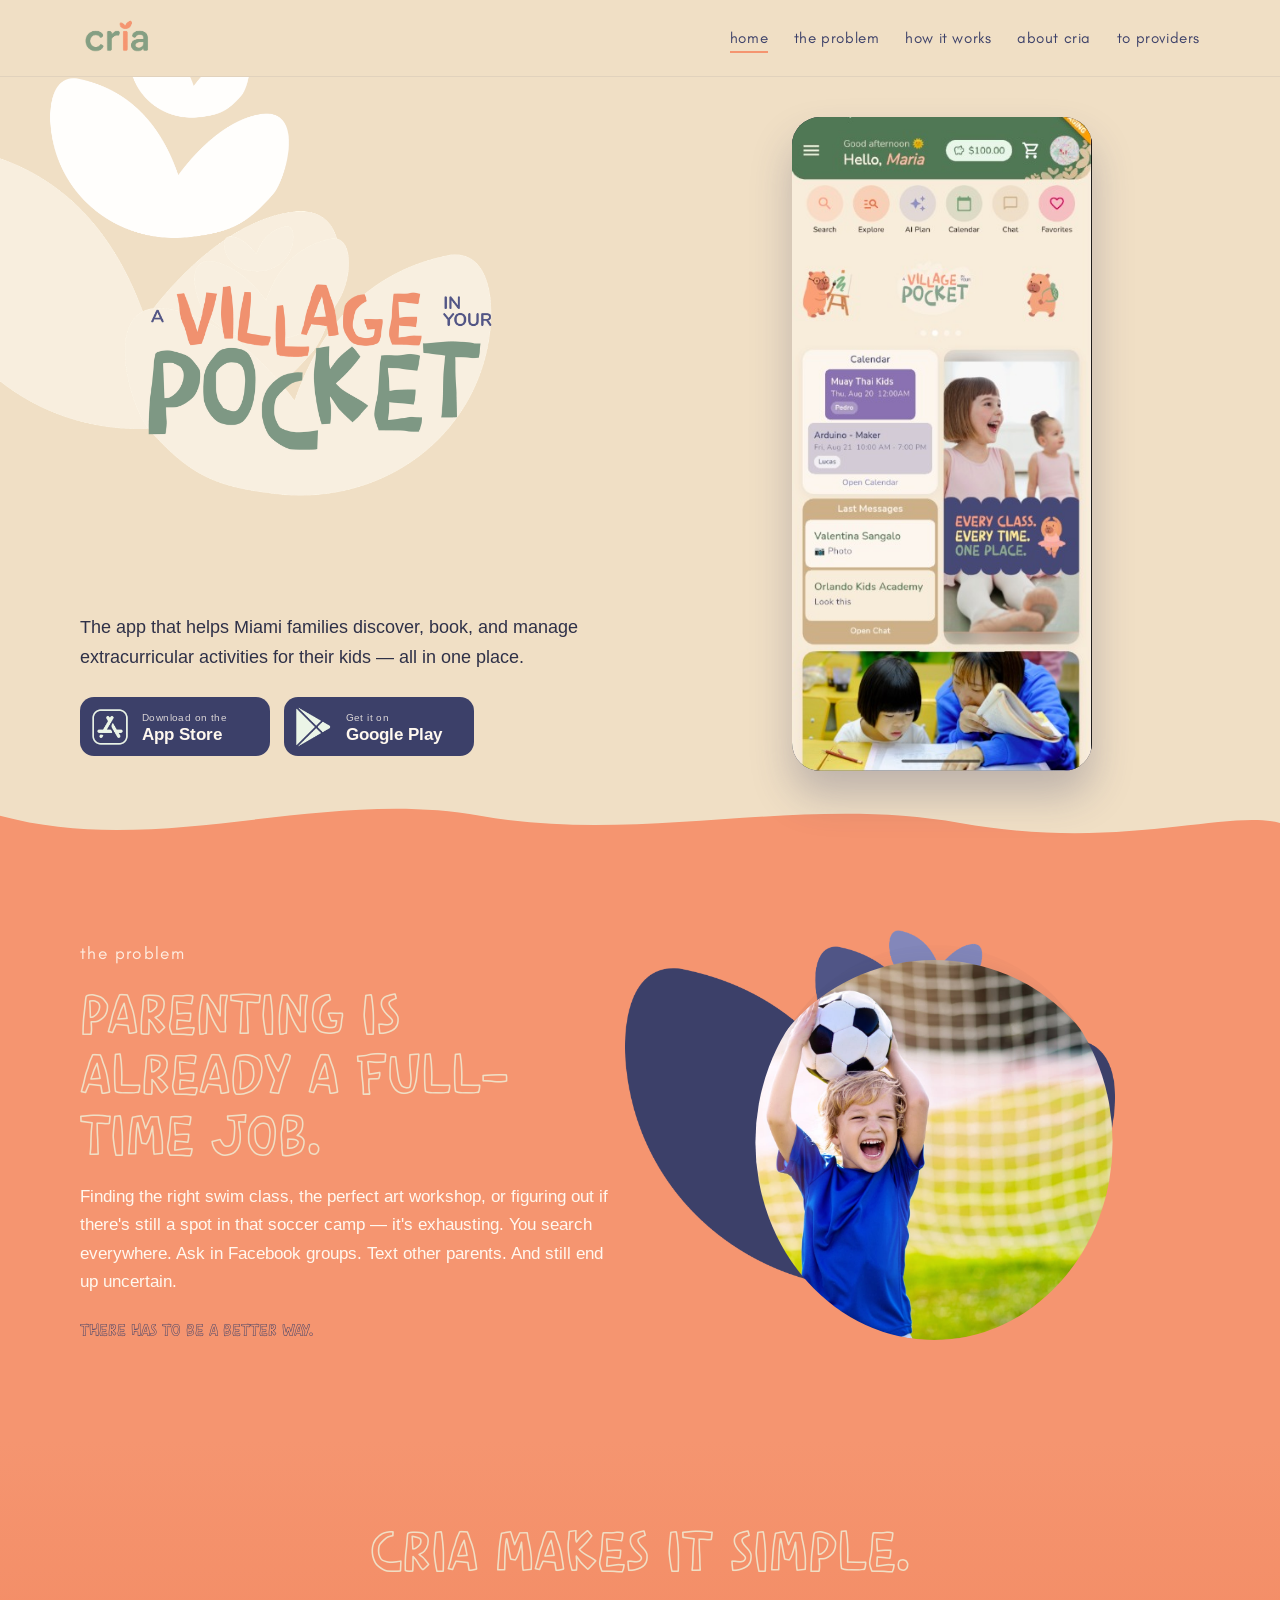
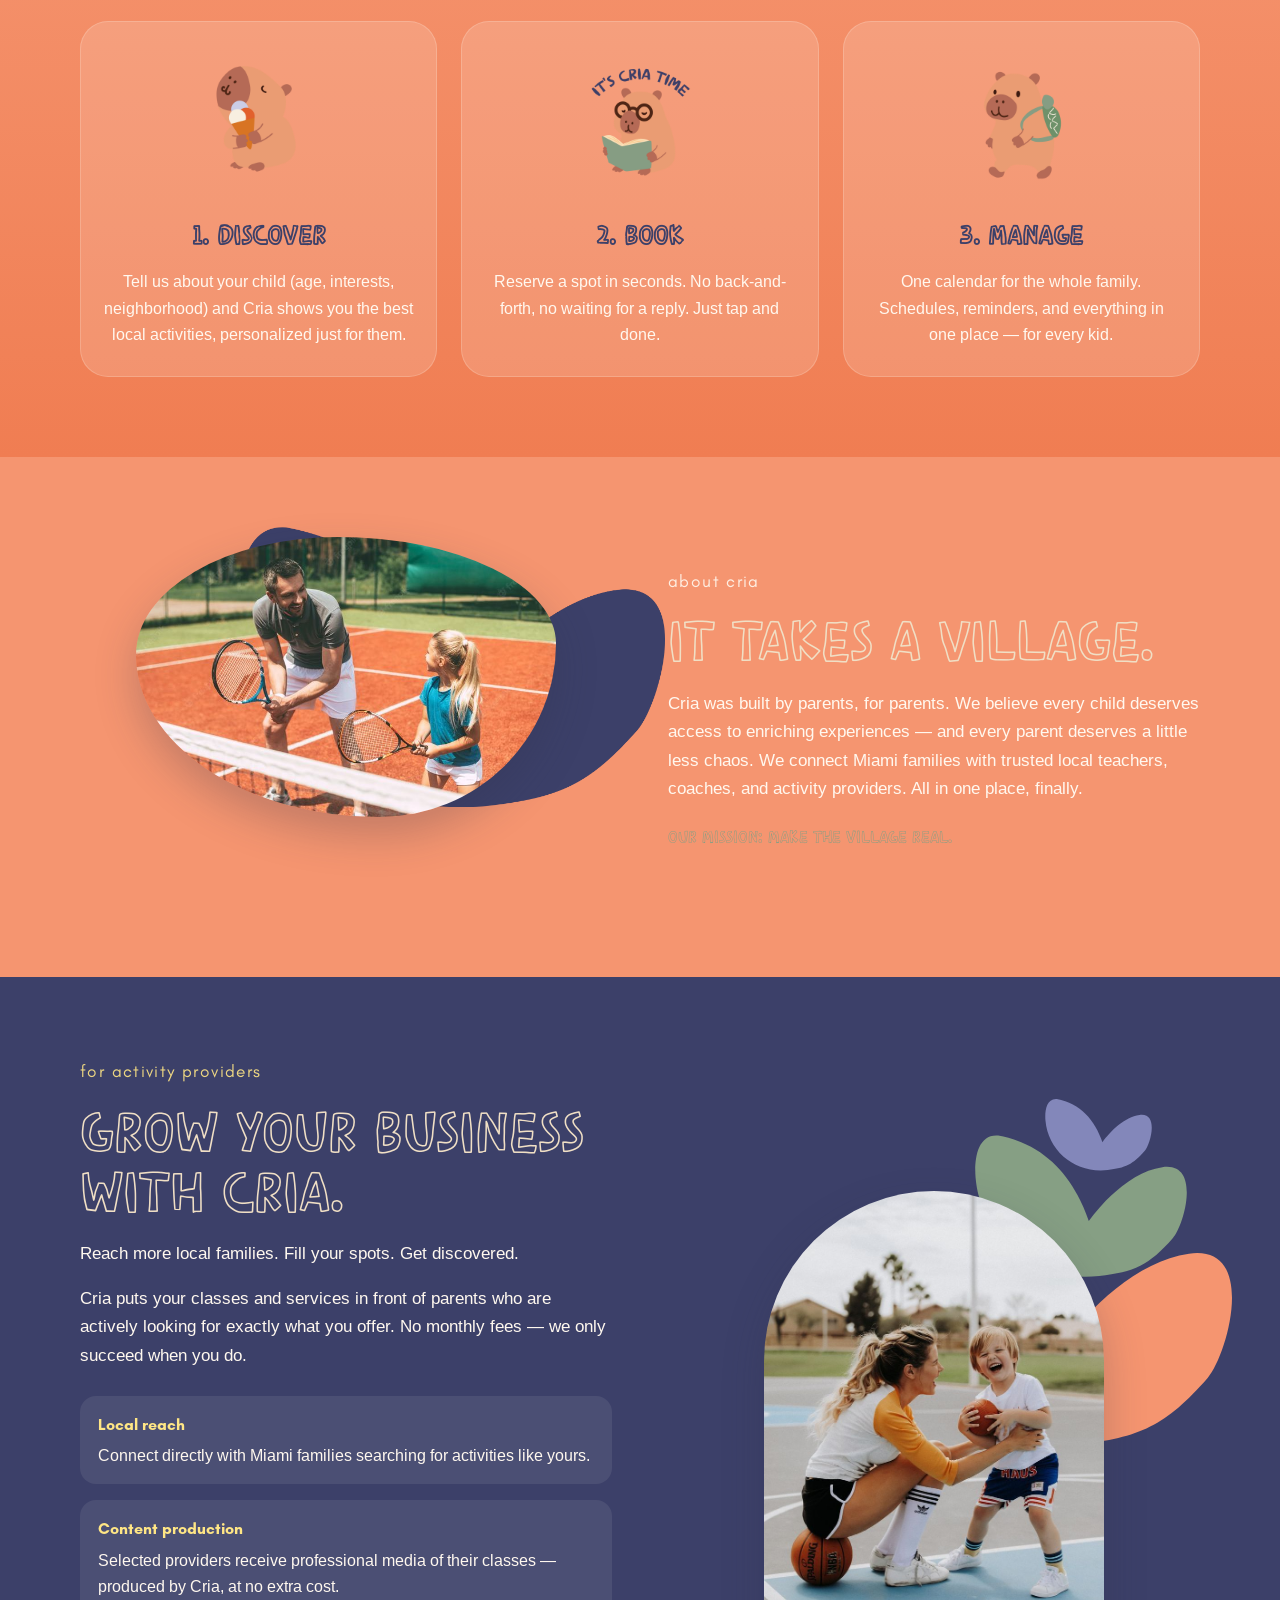
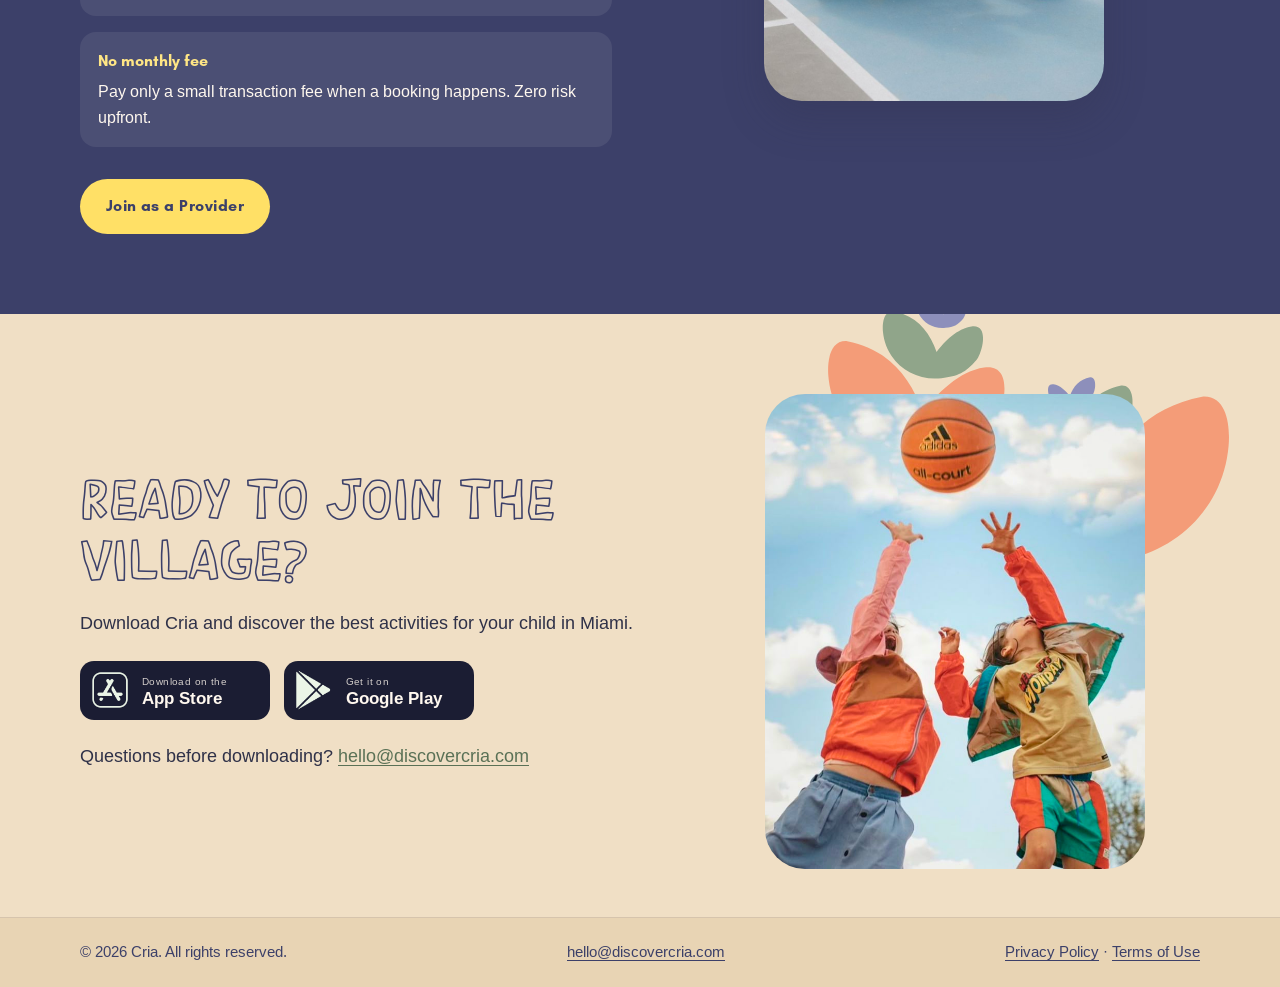
<file: index.html>
<!DOCTYPE html>
<html lang="en">

<head>
    <meta charset="UTF-8">
    <meta name="viewport" content="width=device-width, initial-scale=1.0">
    <title>Discover Cria | App</title>
    <meta name="description"
        content="The app that helps Miami families discover, book, and manage extracurricular activities for their kids — all in one place.">
    <meta property="og:title" content="Discover Cria | App">
    <meta property="og:type" content="website">
    <meta property="og:description"
        content="The app that helps Miami families discover, book, and manage extracurricular activities for their kids — all in one place.">
    <link rel="icon" href="assets/favicon.png" type="image/png">
    <link rel="apple-touch-icon" href="assets/apple-touch.png">
    <link rel="preconnect" href="https://fonts.googleapis.com">
    <link rel="preconnect" href="https://fonts.gstatic.com" crossorigin>
    <link
        href="https://fonts.googleapis.com/css2?family=Arimo:ital,wght@0,400;0,700;1,400;1,700&family=Josefin+Sans:wght@400;600;700&family=Lilita+One&display=swap"
        rel="stylesheet">
    <link rel="stylesheet" href="css/styles.css">
</head>

<body>

    <header class="header">
        <div class="container nav-container">
            <a href="#home" class="logo">
                <img src="assets/logo.png" alt="Cria">
            </a>

            <button class="mobile-menu-btn" aria-label="Toggle menu" aria-expanded="false">&#9776;</button>

            <nav>
                <ul class="nav-links">
                    <li><a href="#home" class="nav-link active">home</a></li>
                    <li><a href="#problem" class="nav-link">the problem</a></li>
                    <li><a href="#how" class="nav-link">how it works</a></li>
                    <li><a href="#about" class="nav-link">about cria</a></li>
                    <li><a href="#providers" class="nav-link">to providers</a></li>
                </ul>
            </nav>
        </div>
    </header>

    <main>
        <section class="hero" id="home">
            <img class="hero-plant hero-plant--left" src="assets/media/plant-left.png" alt="">
            <div class="container hero-grid">
                <div class="hero-copy">
                    <img class="hero-mark" src="assets/media/logo-hero.png" alt="A village in your pocket">
                    <p class="hero-subtitle">The app that helps Miami families discover, book, and manage extracurricular
                        activities for their kids — all in one place.</p>
                    <div class="store-row">
                        <a class="store-btn" href="https://app.qr-codes.com/yPRrt" target="_blank" rel="noopener">
                            <img src="assets/media/badge-appstore-alt.png" alt="">
                            <span>
                                <small>Download on the</small>
                                <strong>App Store</strong>
                            </span>
                        </a>
                        <a class="store-btn" href="https://app.qr-codes.com/yPRrt" target="_blank" rel="noopener">
                            <img src="assets/media/badge-play-alt.png" alt="">
                            <span>
                                <small>Get it on</small>
                                <strong>Google Play</strong>
                            </span>
                        </a>
                    </div>
                </div>
                <div class="hero-visual">
                    <img class="hero-photo" src="assets/media/app-screen.png" alt="Cria app home screen">
                </div>
            </div>
            <svg class="section-wave" viewBox="0 0 1440 80" preserveAspectRatio="none" aria-hidden="true">
                <path fill="#f59570" d="M0,32 C180,80 360,0 540,32 C720,64 900,8 1080,40 C1260,72 1380,24 1440,40 L1440,80 L0,80 Z"></path>
            </svg>
        </section>

        <section class="section section--coral" id="problem">
            <div class="container split">
                <div class="split-copy">
                    <p class="eyebrow">the problem</p>
                    <h2 class="display">Parenting is already a full-time job.</h2>
                    <p>Finding the right swim class, the perfect art workshop, or figuring out if there's still a spot in
                        that soccer camp — it's exhausting. You search everywhere. Ask in Facebook groups. Text other
                        parents. And still end up uncertain.</p>
                    <p class="script-line">There has to be a better way.</p>
                </div>
                <div class="split-media">
                    <img class="blob blob--problem" src="assets/media/problem-illustration.png" alt="">
                    <img class="photo photo--heart" src="assets/media/problem-photo.jpg"
                        alt="A child celebrating with a soccer ball">
                </div>
            </div>
        </section>

        <section class="section section--coral-deep" id="how">
            <div class="container">
                <h2 class="display text-center">Cria makes it simple.</h2>
                <div class="steps">
                    <article class="step">
                        <img src="assets/media/icon-discover.png" alt="">
                        <h3>1. discover</h3>
                        <p>Tell us about your child (age, interests, neighborhood) and Cria shows you the best local
                            activities, personalized just for them.</p>
                    </article>
                    <article class="step">
                        <img src="assets/media/icon-book.png" alt="">
                        <h3>2. book</h3>
                        <p>Reserve a spot in seconds. No back-and-forth, no waiting for a reply. Just tap and done.</p>
                    </article>
                    <article class="step">
                        <img src="assets/media/icon-manage.png" alt="">
                        <h3>3. manage</h3>
                        <p>One calendar for the whole family. Schedules, reminders, and everything in one place — for
                            every kid.</p>
                    </article>
                </div>
            </div>
        </section>

        <section class="section section--coral" id="about">
            <div class="container split split--reverse">
                <div class="split-media">
                    <img class="blob blob--about" src="assets/media/about-illustration.png" alt="">
                    <img class="photo photo--round" src="assets/media/about-photo.png"
                        alt="A parent and child on a tennis court">
                </div>
                <div class="split-copy">
                    <p class="eyebrow">about cria</p>
                    <h2 class="display">It takes a village.</h2>
                    <p>Cria was built by parents, for parents. We believe every child deserves access to enriching
                        experiences — and every parent deserves a little less chaos. We connect Miami families with
                        trusted local teachers, coaches, and activity providers. All in one place, finally.</p>
                    <p class="mission">Our mission: make the village real.</p>
                </div>
            </div>
        </section>

        <section class="section section--navy" id="providers">
            <div class="container split">
                <div class="split-copy">
                    <p class="eyebrow eyebrow--light">for activity providers</p>
                    <h2 class="display display--cream">Grow your business with Cria.</h2>
                    <p>Reach more local families. Fill your spots. Get discovered.</p>
                    <p>Cria puts your classes and services in front of parents who are actively looking for exactly what
                        you offer. No monthly fees — we only succeed when you do.</p>

                    <ul class="provider-perks">
                        <li>
                            <strong>Local reach</strong>
                            <span>Connect directly with Miami families searching for activities like yours.</span>
                        </li>
                        <li>
                            <strong>Content production</strong>
                            <span>Selected providers receive professional media of their classes — produced by Cria, at
                                no extra cost.</span>
                        </li>
                        <li>
                            <strong>No monthly fee</strong>
                            <span>Pay only a small transaction fee when a booking happens. Zero risk upfront.</span>
                        </li>
                    </ul>

                    <a class="btn btn-accent" href="mailto:hello@discovercria.com">Join as a Provider</a>
                </div>
                <div class="split-media">
                    <img class="blob blob--providers" src="assets/media/providers-deco.svg" alt="">
                    <img class="photo photo--portrait" src="assets/media/providers-photo.png"
                        alt="A parent and child playing basketball">
                </div>
            </div>
        </section>

        <section class="section section--cta" id="download">
            <img class="cta-deco" src="assets/media/cta-deco.svg" alt="">
            <div class="container cta-grid">
                <div class="cta-copy">
                    <h2 class="display">Ready to join the village?</h2>
                    <p>Download Cria and discover the best activities for your child in Miami.</p>
                    <div class="store-row">
                        <a class="store-btn store-btn--dark" href="https://app.qr-codes.com/yPRrt" target="_blank"
                            rel="noopener">
                            <img src="assets/media/badge-appstore-alt.png" alt="">
                            <span>
                                <small>Download on the</small>
                                <strong>App Store</strong>
                            </span>
                        </a>
                        <a class="store-btn store-btn--dark" href="https://app.qr-codes.com/yPRrt" target="_blank"
                            rel="noopener">
                            <img src="assets/media/badge-play-alt.png" alt="">
                            <span>
                                <small>Get it on</small>
                                <strong>Google Play</strong>
                            </span>
                        </a>
                    </div>
                    <p class="cta-help">Questions before downloading? <a href="mailto:hello@discovercria.com">hello@discovercria.com</a></p>
                </div>
                <img class="cta-photo" src="assets/media/cta-photo-alt.png" alt="Kids jumping for a basketball">
            </div>
        </section>
    </main>

    <footer class="footer">
        <div class="container footer-bar">
            <p>&copy; 2026 Cria. All rights reserved.</p>
            <p><a href="mailto:hello@discovercria.com">hello@discovercria.com</a></p>
            <p>
                <a href="privacy.html">Privacy Policy</a>
                <span aria-hidden="true"> · </span>
                <a href="terms.html">Terms of Use</a>
            </p>
        </div>
    </footer>

    <script src="js/main.js"></script>
</body>

</html>
</file>
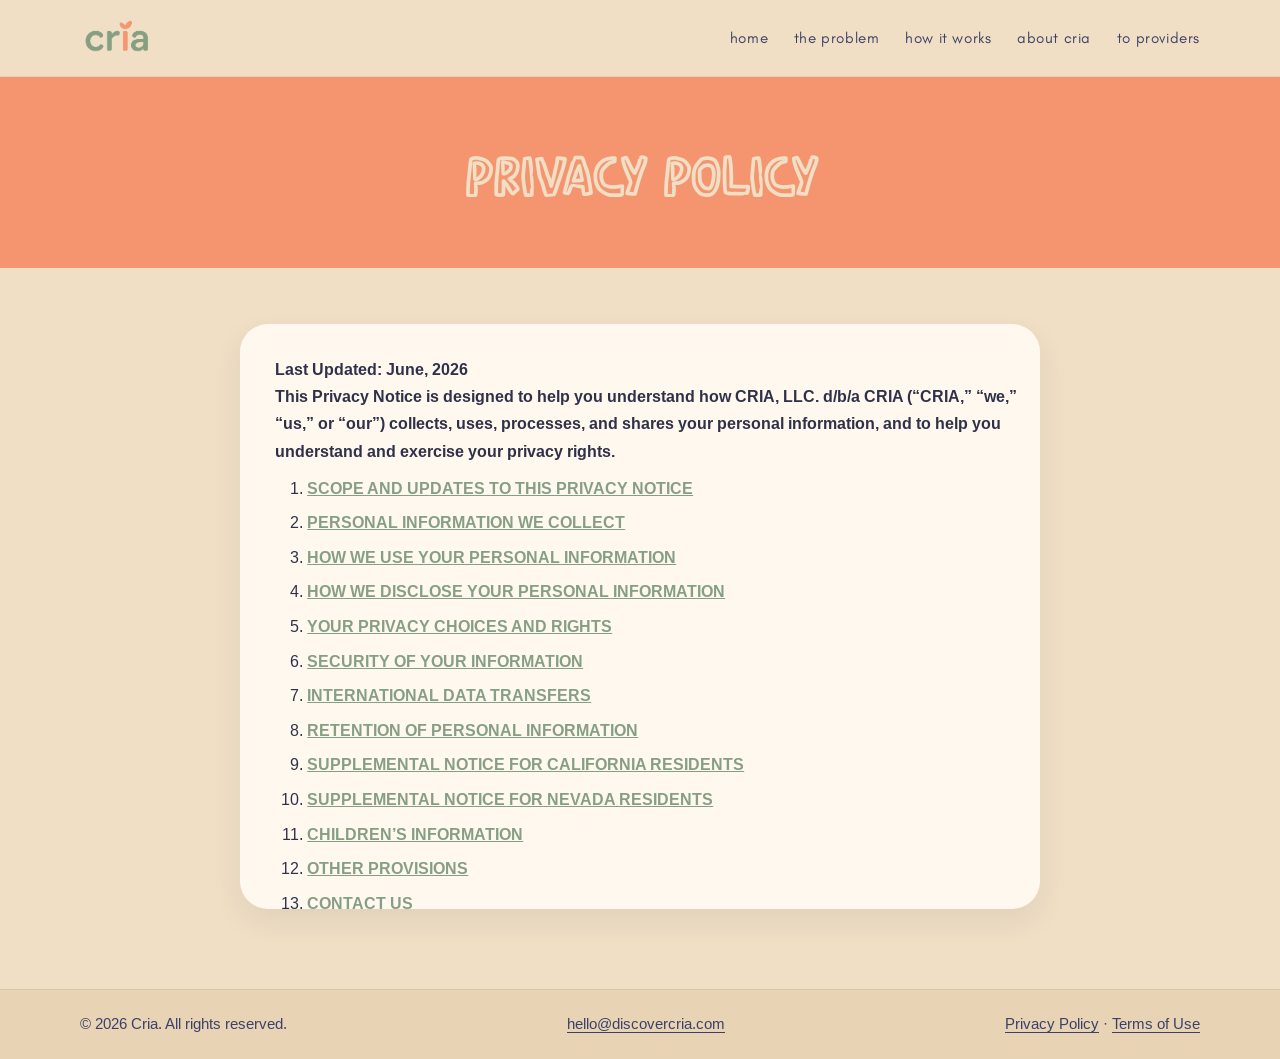
<file: privacy.html>
<!DOCTYPE html>
<html lang="en">

<head>
    <meta charset="UTF-8">
    <meta name="viewport" content="width=device-width, initial-scale=1.0">
    <title>Privacy Policy - Cria</title>
    <link rel="icon" href="assets/favicon.png" type="image/png">
    <link rel="apple-touch-icon" href="assets/apple-touch.png">
    <link rel="preconnect" href="https://fonts.googleapis.com">
    <link rel="preconnect" href="https://fonts.gstatic.com" crossorigin>
    <link
        href="https://fonts.googleapis.com/css2?family=Arimo:ital,wght@0,400;0,700;1,400;1,700&family=Josefin+Sans:wght@400;600;700&family=Lilita+One&display=swap"
        rel="stylesheet">
    <link rel="stylesheet" href="css/styles.css">
</head>

<body>
    <header class="header">
        <div class="container nav-container">
            <a href="index.html" class="logo">
                <img src="assets/logo.png" alt="Cria">
            </a>
            <button class="mobile-menu-btn" aria-label="Toggle menu" aria-expanded="false">&#9776;</button>
            <nav>
                <ul class="nav-links">
                    <li><a href="index.html#home" class="nav-link">home</a></li>
                    <li><a href="index.html#problem" class="nav-link">the problem</a></li>
                    <li><a href="index.html#how" class="nav-link">how it works</a></li>
                    <li><a href="index.html#about" class="nav-link">about cria</a></li>
                    <li><a href="index.html#providers" class="nav-link">to providers</a></li>
                </ul>
            </nav>
        </div>
    </header>

    <!-- Page Header -->
    <section class="page-header">
        <div class="container">
            <h1>Privacy Policy</h1>
        </div>
    </section>

    <!-- Main Content -->
    <main class="content-section">
        <div class="content-box scrollable-content">
            <p><strong>Last Updated: June, 2026</strong></p>

            <p><strong>This Privacy Notice is designed to help you understand how CRIA, LLC. d/b/a CRIA (“CRIA,” “we,” “us,” or “our”) collects, uses, processes, and shares your personal information, and to help you understand and exercise your privacy rights.</strong></p>

            <ol style="margin-left: var(--spacing-lg); margin-bottom: var(--spacing-lg);">
                <li><a href="#scope" style="color: var(--color-primary-green); text-decoration: underline;"><strong>SCOPE AND UPDATES TO THIS PRIVACY NOTICE</strong></a></li>
                <li><a href="#collect" style="color: var(--color-primary-green); text-decoration: underline;"><strong>PERSONAL INFORMATION WE COLLECT</strong></a></li>
                <li><a href="#use" style="color: var(--color-primary-green); text-decoration: underline;"><strong>HOW WE USE YOUR PERSONAL INFORMATION</strong></a></li>
                <li><a href="#disclose" style="color: var(--color-primary-green); text-decoration: underline;"><strong>HOW WE DISCLOSE YOUR PERSONAL INFORMATION</strong></a></li>
                <li><a href="#choices" style="color: var(--color-primary-green); text-decoration: underline;"><strong>YOUR PRIVACY CHOICES AND RIGHTS</strong></a></li>
                <li><a href="#security" style="color: var(--color-primary-green); text-decoration: underline;"><strong>SECURITY OF YOUR INFORMATION</strong></a></li>
                <li><a href="#international" style="color: var(--color-primary-green); text-decoration: underline;"><strong>INTERNATIONAL DATA TRANSFERS</strong></a></li>
                <li><a href="#retention" style="color: var(--color-primary-green); text-decoration: underline;"><strong>RETENTION OF PERSONAL INFORMATION</strong></a></li>
                <li><a href="#california" style="color: var(--color-primary-green); text-decoration: underline;"><strong>SUPPLEMENTAL NOTICE FOR CALIFORNIA RESIDENTS</strong></a></li>
                <li><a href="#nevada" style="color: var(--color-primary-green); text-decoration: underline;"><strong>SUPPLEMENTAL NOTICE FOR NEVADA RESIDENTS</strong></a></li>
                <li><a href="#children" style="color: var(--color-primary-green); text-decoration: underline;"><strong>CHILDREN’S INFORMATION</strong></a></li>
                <li><a href="#other" style="color: var(--color-primary-green); text-decoration: underline;"><strong>OTHER PROVISIONS</strong></a></li>
                <li><a href="#contact" style="color: var(--color-primary-green); text-decoration: underline;"><strong>CONTACT US</strong></a></li>
            </ol>

            <h2 id="scope" style="margin-top: var(--spacing-lg);">1. SCOPE AND UPDATES TO THIS PRIVACY NOTICE</h2>
            <p>This Privacy Notice applies to personal information submitted, collected or otherwise processed by us, including on our apps, websites and other online or offline offerings. To make this Privacy Notice easier to read, our apps, websites and other offerings are collectively called the “Services.”</p>
            <p><strong>Changes to our Privacy Notice.</strong> We may revise this Privacy Notice from time to time in our sole discretion. If there are any material changes to this Privacy Notice, we will notify you as required by applicable law. You understand and agree that you will be deemed to have accepted the updated Privacy Notice if you continue to use our Services after the new Privacy Notice takes effect.</p>

            <h2 id="collect" style="margin-top: var(--spacing-lg);">2. PERSONAL INFORMATION WE COLLECT</h2>
            <p>The categories of personal information we collect depend on how you interact with us, our Services, and the requirements of applicable law. We collect information that you provide to us, information we obtain automatically when you use our Services, and information from other sources such as third-party services and organizations, as described below.</p>

            <h3 style="margin-top: var(--spacing-md);">A. Personal Information You Provide to Us Directly</h3>
            <p>We may collect personal information that you provide to us.</p>
            <ul>
                <li style="margin-left: var(--spacing-lg); margin-bottom: var(--spacing-sm);"><strong>Account Creation.</strong> We may collect personal information when you create an account as a business or individual that provides extra-curricular classes (each a “Provider”) or as a parent or guardian enrolling a child in a Provider’s extra-curricular classes (each a “Guardian”).
                    <ul>
                        <li style="margin-left: var(--spacing-lg); margin-bottom: var(--spacing-sm);"><strong>Provider:</strong> If you create an account as a Provider, some of the personal information we may collect includes your name, email address, phone number, address, and other professional details.</li>
                        <li style="margin-left: var(--spacing-lg); margin-bottom: var(--spacing-sm);"><strong>Guardian:</strong> If you create an account as a Guardian, some of the personal information we may collect includes your name, email address, phone number, and address. We may also collect any personal information about your child that you or a Provider submits to our Services including, but not limited to, the child’s name, email address, phone number, photos, attendance information, birthday, government issued identification numbers, interests, health or dietary conditions, and academic records.</li>
                    </ul>
                </li>
                <li style="margin-left: var(--spacing-lg); margin-bottom: var(--spacing-sm);"><strong>Purchases.</strong> We may collect personal information and details associated with your purchases, including payment information. Any payments made via our Services are processed by third-party payment processors. We do not directly collect or store any payment methods entered through our Services, but we may receive information associated with your payment method (e.g., your billing details).</li>
                <li style="margin-left: var(--spacing-lg); margin-bottom: var(--spacing-sm);"><strong>Provider Subscription Billing.</strong> If you are a Provider enrolled in the Discovery (Subscription) Plan, we collect billing information including a credit or debit card number, expiration date, and billing address at the time of enrollment. This information is stored and processed by Stripe, Inc. on our behalf; CRIA does not store full card numbers. We will send you email notifications before your renewal date and when your card on file is nearing expiration. Failure to maintain a valid payment method may result in your listing becoming inactive. We collect and retain billing records, payment history, and subscription status for account management and legal compliance purposes.</li>
                <li style="margin-left: var(--spacing-lg); margin-bottom: var(--spacing-sm);"><strong>External Provider Bookings (Discovery Plan).</strong> If you are redirected from the CRIA platform to a Provider’s own external website or booking system to complete a reservation, that transaction is governed solely by the Provider’s privacy policy, not this Privacy Notice. CRIA does not collect, process, or have access to any personal information you submit directly on a Provider’s external platform. We encourage you to review the privacy policy of any external site before submitting personal information.</li>
                <li style="margin-left: var(--spacing-lg); margin-bottom: var(--spacing-sm);"><strong>Your Communications with Us.</strong> We may collect personal information, such as email address, phone number, or mailing address when you request information about our Services, register for our newsletter, request customer or technical support, or otherwise communicate with us.</li>
                <li style="margin-left: var(--spacing-lg); margin-bottom: var(--spacing-sm);"><strong>Surveys.</strong> We may contact you to participate in surveys. If you decide to participate, we may collect personal information from you in connection with the survey.</li>
                <li style="margin-left: var(--spacing-lg); margin-bottom: var(--spacing-sm);"><strong>Interactive Features.</strong> We and others who use our Services may collect personal information that you submit or make available through our interactive features (e.g., messaging and chat features, commenting functionalities, forums, blogs, and social media pages). Any information you provide using the public sharing features of the Services will be considered “public,” unless otherwise required by applicable law, and is not subject to the privacy protections referenced herein.</li>
                <li style="margin-left: var(--spacing-lg); margin-bottom: var(--spacing-sm);"><strong>Sweepstakes or Contests.</strong> We may collect personal information you provide for any sweepstakes or contests that we offer. In some jurisdictions, we are required to publicly share information of sweepstakes and contest winners.</li>
                <li style="margin-left: var(--spacing-lg); margin-bottom: var(--spacing-sm);"><strong>Conferences, Trade Shows, and Other Events.</strong> We may collect personal information from individuals when we attend or host conferences, trade shows, and other events.</li>
                <li style="margin-left: var(--spacing-lg); margin-bottom: var(--spacing-sm);"><strong>Business Development and Strategic Partnerships.</strong> We may collect personal information from individuals and third parties to assess and pursue potential business opportunities.</li>
                <li style="margin-left: var(--spacing-lg); margin-bottom: var(--spacing-sm);"><strong>Job Applications.</strong> We may post job openings and opportunities on our Services. If you respond to one of these postings, we may collect your personal information, such as your application, CV, resume, cover letter, and/or any other information you provide to us.</li>
            </ul>

            <h3 style="margin-top: var(--spacing-md);">B. Personal Information Collected Automatically</h3>
            <p>We may collect personal information automatically when you use our Services.</p>
            <ul>
                <li style="margin-left: var(--spacing-lg); margin-bottom: var(--spacing-sm);"><strong>Automatic Collection of Personal Information.</strong> We may collect certain information automatically when you use our Services, such as your Internet protocol (IP) address, user settings, MAC address, cookie identifiers, mobile carrier, mobile advertising and other unique identifiers, browser or device information, location information (including approximate location derived from IP address), and Internet service provider. We may also automatically collect information regarding your use of our Services, such as pages that you visit before, during and after using our Services, information about the links you click, the types of content you interact with, the frequency and duration of your activities, and other information about how you use our Services.</li>
                <li style="margin-left: var(--spacing-lg); margin-bottom: var(--spacing-sm);"><strong>Cookie Policy (and Other Technologies).</strong> We, as well as third parties that provide content, advertising, or other functionality on our Services, may use cookies, pixel tags, and other technologies (“Technologies”) to automatically collect information through your use of our Services.
                    <ul>
                        <li style="margin-left: var(--spacing-lg); margin-bottom: var(--spacing-sm);"><strong>Cookies.</strong> Cookies are small text files placed in device browsers that store preferences and facilitate and enhance your experience.</li>
                        <li style="margin-left: var(--spacing-lg); margin-bottom: var(--spacing-sm);"><strong>Pixel Tags/Web Beacons.</strong> A pixel tag (also known as a web beacon) is a piece of code embedded in our Services that collects information about engagement on our Services. The use of a pixel tag allows us to record, for example, that a user has visited a particular web page or clicked on a particular advertisement. We may also include web beacons in e-mails to understand whether messages have been opened, acted on, or forwarded.</li>
                    </ul>
                </li>
            </ul>

            <p>Our uses of these Technologies fall into the following general categories:</p>
            <ul>
                <li style="margin-left: var(--spacing-lg); margin-bottom: var(--spacing-sm);"><strong>Operationally Necessary.</strong> This includes Technologies that allow you access to our Services, applications, and tools that are required to identify irregular website behavior, prevent fraudulent activity, improve security, or allow you to make use of our functionality;</li>
                <li style="margin-left: var(--spacing-lg); margin-bottom: var(--spacing-sm);"><strong>Performance-Related.</strong> We may use Technologies to assess the performance of our Services, including as part of our analytic practices to help us understand how individuals use our Services (<em>see Analytics below</em>);</li>
                <li style="margin-left: var(--spacing-lg); margin-bottom: var(--spacing-sm);"><strong>Functionality-Related.</strong> We may use Technologies that allow us to offer you enhanced functionality when accessing or using our Services. This may include identifying you when you sign into our Services or keeping track of your specified preferences, interests, or past items viewed;</li>
                <li style="margin-left: var(--spacing-lg); margin-bottom: var(--spacing-sm);"><strong>Advertising- or Targeting-Related.</strong> We may use first party or third-party Technologies to deliver content, including ads relevant to your interests, on our Services or on third-party digital properties.</li>
            </ul>
            <p><em>See “Your Privacy Choices and Rights” below to understand your choices regarding these Technologies.</em></p>

            <ul>
                <li style="margin-left: var(--spacing-lg); margin-bottom: var(--spacing-sm);"><strong>Analytics.</strong> We may use Technologies and other third-party tools to process analytics information on our Services. These Technologies allow us to better understand how our digital Services are used and to continually improve and personalize our Services. Some of our analytics partners include:
                    <ul>
                        <li style="margin-left: var(--spacing-lg); margin-bottom: var(--spacing-sm);"><strong>Google Analytics.</strong> For more information about how Google uses your personal information (including for its own purposes, e.g., for profiling or linking it to other data), please visit <a href="https://policies.google.com/privacy" target="_blank" rel="noopener noreferrer" style="color: var(--color-primary-green); text-decoration: underline;">Google Analytics’ Privacy Policy</a>. To learn more about how to opt-out of Google Analytics’ use of your information, please click <a href="https://tools.google.com/dlpage/gaoptout" target="_blank" rel="noopener noreferrer" style="color: var(--color-primary-green); text-decoration: underline;">here</a>.</li>
                        <li style="margin-left: var(--spacing-lg); margin-bottom: var(--spacing-sm);"><strong>LinkedIn Analytics.</strong> For more information about how LinkedIn uses your personal information, please visit <a href="https://www.linkedin.com/legal/privacy-policy" target="_blank" rel="noopener noreferrer" style="color: var(--color-primary-green); text-decoration: underline;">LinkedIn Analytics’ Privacy Policy</a>. To learn more about how to opt-out of LinkedIn’s use of your information, please click <a href="https://www.linkedin.com/help/linkedin/answer/62931?trk=microsites-frontend_legal_privacy-policy&lang=en" target="_blank" rel="noopener noreferrer" style="color: var(--color-primary-green); text-decoration: underline;">here</a>.</li>
                    </ul>
                </li>
            </ul>

            <h3 style="margin-top: var(--spacing-md);">C. Personal Information Collected from Other Sources</h3>
            <p><strong>Third-Party Services and Sources.</strong> We may obtain personal information about you from other sources, including through third-party services and organizations. For example, if you access our Services through a third-party application, such as an app store, a third-party login service, or a social networking site, we may collect personal information about you from that third-party application that you have made available via your privacy settings.</p>
            <p><strong>Referrals and Sharing Features.</strong> Our Services may offer various tools and functionalities that allow you to provide personal information about your friends through our referral service. Our referral services may also allow you to forward or share certain content with a friend or colleague, such as an email inviting your friend to use our Services. Please only share with us contact information of people with whom you have a relationship (e.g., relative, friend, neighbor, or co-worker).</p>

            <h2 id="use" style="margin-top: var(--spacing-lg);">3. HOW WE USE YOUR PERSONAL INFORMATION</h2>
            <p>We use your personal information for a variety of business purposes, including to provide our Services, for administrative purposes, and to market our products and Services, as described below.</p>

            <h3 style="margin-top: var(--spacing-md);">A. Provide Our Services</h3>
            <p>We use your information to fulfil our contract with you and provide you with our Services, such as:</p>
            <ul>
                <li style="margin-left: var(--spacing-lg); margin-bottom: var(--spacing-sm);">Managing your information and accounts;</li>
                <li style="margin-left: var(--spacing-lg); margin-bottom: var(--spacing-sm);">Providing access to certain areas, functionalities, and features of our Services;</li>
                <li style="margin-left: var(--spacing-lg); margin-bottom: var(--spacing-sm);">Answering requests for customer or technical support;</li>
                <li style="margin-left: var(--spacing-lg); margin-bottom: var(--spacing-sm);">Communicating with you about your account, activities on our Services, and policy changes;</li>
                <li style="margin-left: var(--spacing-lg); margin-bottom: var(--spacing-sm);">Processing your financial information and other payment methods for products or Services purchased;</li>
                <li style="margin-left: var(--spacing-lg); margin-bottom: var(--spacing-sm);">Processing applications if you apply for a job we post on our Services; and</li>
                <li style="margin-left: var(--spacing-lg); margin-bottom: var(--spacing-sm);">Allowing you to register for events.</li>
            </ul>

            <h3 style="margin-top: var(--spacing-md);">B. Administrative Purposes</h3>
            <p>We use your information for various administrative purposes, such as:</p>
            <ul>
                <li style="margin-left: var(--spacing-lg); margin-bottom: var(--spacing-sm);">Pursuing our legitimate interests such as direct marketing, research and development (including marketing research), network and information security, and fraud prevention;</li>
                <li style="margin-left: var(--spacing-lg); margin-bottom: var(--spacing-sm);">Detecting security incidents, protecting against malicious, deceptive, fraudulent or illegal activity, and prosecuting those responsible for that activity;</li>
                <li style="margin-left: var(--spacing-lg); margin-bottom: var(--spacing-sm);">Measuring interest and engagement in our Services;</li>
                <li style="margin-left: var(--spacing-lg); margin-bottom: var(--spacing-sm);">Short-term, transient use, such as contextual customization of ads;</li>
                <li style="margin-left: var(--spacing-lg); margin-bottom: var(--spacing-sm);">Improving, upgrading, or enhancing our Services;</li>
                <li style="margin-left: var(--spacing-lg); margin-bottom: var(--spacing-sm);">Developing new products and services;</li>
                <li style="margin-left: var(--spacing-lg); margin-bottom: var(--spacing-sm);">Ensuring internal quality control and safety;</li>
                <li style="margin-left: var(--spacing-lg); margin-bottom: var(--spacing-sm);">Authenticating and verifying individual identities, including requests to exercise your rights under this Privacy Notice;</li>
                <li style="margin-left: var(--spacing-lg); margin-bottom: var(--spacing-sm);">Debugging to identify and repair errors with our Services;</li>
                <li style="margin-left: var(--spacing-lg); margin-bottom: var(--spacing-sm);">Auditing relating to interactions, transactions, and other compliance activities;</li>
                <li style="margin-left: var(--spacing-lg); margin-bottom: var(--spacing-sm);">Sharing personal information with third parties as needed to provide the Services;</li>
                <li style="margin-left: var(--spacing-lg); margin-bottom: var(--spacing-sm);">Enforcing our agreements and policies; and</li>
                <li style="margin-left: var(--spacing-lg); margin-bottom: var(--spacing-sm);">Carrying out activities that are required to comply with our legal obligations.</li>
            </ul>

            <h3 style="margin-top: var(--spacing-md);">C. Marketing and Advertising our Products and Services</h3>
            <p>We may use personal information to tailor and provide you with content and advertisements. We may provide you with these materials as permitted by applicable law.</p>
            <p>Some of the ways we market to you include email campaigns, text messages, custom audiences advertising, and “interest-based” or “personalized advertising,” including through cross-device tracking.</p>
            <p>If you have any questions about our marketing practices, you may contact us at any time as set forth in “Contact Us” below.</p>

            <h3 style="margin-top: var(--spacing-md);">D. With Your Consent</h3>
            <p>We may use personal information for other purposes that are clearly disclosed to you at the time you provide personal information or with your consent.</p>

            <h3 style="margin-top: var(--spacing-md);">E. Other Purposes</h3>
            <p>We also use your personal information for other purposes as requested by you or as permitted by applicable law.</p>
            <ul>
                <li style="margin-left: var(--spacing-lg); margin-bottom: var(--spacing-sm);"><strong>Automated Decision Making.</strong> We may engage in automated decision making, including profiling. CRIA’s processing of your personal information will not result in a decision based solely on automated processing that significantly affects you unless such a decision is necessary as part of a contract we have with you, we have your consent, or we are permitted by law to engage in such automated decision making. If you have questions about our automated decision making, you may contact us as set forth in “Contact Us” below.</li>
                <li style="margin-left: var(--spacing-lg); margin-bottom: var(--spacing-sm);"><strong>De-identified and Aggregated Information.</strong> We may use personal information to create de-identified and/or aggregated information, such as demographic information, information about the device from which you access our Services, or other analyses we create.</li>
            </ul>

            <h2 id="disclose" style="margin-top: var(--spacing-lg);">4. HOW WE DISCLOSE YOUR PERSONAL INFORMATION</h2>
            <p>We disclose your personal information to third parties for a variety of business purposes, including to provide our Services, to protect us or others, or in the event of a major business transaction such as a merger, sale, or asset transfer, as described below.</p>

            <h3 style="margin-top: var(--spacing-md);">A. Disclosures to Provide our Services</h3>
            <p>The categories of third parties with whom we may share your personal information are described below.</p>
            <ul>
                <li style="margin-left: var(--spacing-lg); margin-bottom: var(--spacing-sm);"><strong>Providers or Guardians You Share or Interact With.</strong> The Services may allow you to share or interact with other Providers or Guardians.<br><br>For example, if a Guardian books a class with a Provider, personal information about the Guardian and the child for whom the class has been booked will be shared with the Provider including, but not limited to, the Guardian’s name, email, address, primary phone, payment method (as processed via a third-party payment processor), the child’s name and birthdate, as well as other information requested by the Provider. For clarity, this personal information is also stored in the CRIA database. If the Guardian uses the same account to buy class from another Provider within the CRIA eco-system, all personal information may be accessible to the other Provider (including the Guardian’s payment method).<br><br>If you share personal information or interact with a Provider, the personal information you share will also be subject to the Provider’s privacy policy. We are not responsible for the processing of personal information by Providers.</li>
                <li style="margin-left: var(--spacing-lg); margin-bottom: var(--spacing-sm);"><strong>Service Providers.</strong> We may share your personal information with our third-party service providers and vendors that assist us with the provision of our Services. This includes service providers and vendors that provide us with IT support, hosting, payment processing, customer service, and related services.</li>
                <li style="margin-left: var(--spacing-lg); margin-bottom: var(--spacing-sm);"><strong>Third-Party Services You Share or Interact With.</strong> Certain features and functionalities of the Services may link to or allow you to interface, interact, or share information with, access and/or use third-party websites, services, products, and technology (collectively, “Third-Party Services”). For clarity, Provider’s are Third-Party Services.<br><br>Any personal information shared with or otherwise collected by a Third-Party Service may be subject to the Third-Party Service’s privacy policy. We are not responsible for Third-Party Services. No mobile information will be shared with third parties/affiliates for marketing/promotional purposes. Information sharing to subcontractors in support services, such as customer service, is permitted. All other use case categories exclude text messaging originator opt-in data and consent; this information will not be shared with any third parties.</li>
                <li style="margin-left: var(--spacing-lg); margin-bottom: var(--spacing-sm);"><strong>Business Partners.</strong> We may share your personal information with business partners to provide you with a product or service you have requested. We may also share your personal information with business partners with whom we jointly offer products or services.</li>
                <li style="margin-left: var(--spacing-lg); margin-bottom: var(--spacing-sm);"><strong>Affiliates.</strong> We may share your personal information with our corporate affiliates.</li>
                <li style="margin-left: var(--spacing-lg); margin-bottom: var(--spacing-sm);"><strong>Advertising Partners.</strong> We may share your personal information with third-party advertising partners. These third-party advertising partners may set Technologies and other tracking tools on our Services to collect information regarding your activities and your device (e.g., your IP address, cookie identifiers, page(s) visited, location, time of day). These advertising partners may use this information (and similar information collected from other services) for purposes of delivering personalized advertisements to you when you visit digital properties within their networks. This practice is commonly referred to as “interest-based advertising” or “personalized advertising.”</li>
                <li style="margin-left: var(--spacing-lg); margin-bottom: var(--spacing-sm);"><strong>APIs/SDKs.</strong> We may use third-party application program interfaces (“APIs”) and software development kits (“SDKs”) as part of the functionality of our Services. For more information about our use of APIs and SDKs, please contact us as set forth in “Contact Us” below.</li>
            </ul>

            <h3 style="margin-top: var(--spacing-md);">B. Disclosures to Protect Us or Others</h3>
            <p>We may access, preserve, and disclose any information we store associated with you to external parties if we, in good faith, believe doing so is required or appropriate to: comply with law enforcement or national security requests and legal process, such as a court order or subpoena; protect your, our, or others’ rights, property, or safety; enforce our policies or contracts; collect amounts owed to us; or assist with an investigation or prosecution of suspected or actual illegal activity.</p>

            <h3 style="margin-top: var(--spacing-md);">C. Disclosure in the Event of Merger, Sale, or Other Asset Transfers</h3>
            <p>If we are involved in a merger, acquisition, financing due diligence, reorganization, bankruptcy, receivership, purchase or sale of assets, or transition of service to another provider, your information may be sold or transferred as part of such a transaction, as permitted by law and/or contract.</p>

            <h2 id="choices" style="margin-top: var(--spacing-lg);">5. YOUR PRIVACY CHOICES AND RIGHTS</h2>
            <p><strong>Your Privacy Choices.</strong> The privacy choices you may have about your personal information are determined by applicable law and are described below.</p>
            <ul>
                <li style="margin-left: var(--spacing-lg); margin-bottom: var(--spacing-sm);"><strong>Email Communications.</strong> If you receive an unwanted email from us, you can use the unsubscribe link found at the bottom of the email to opt out of receiving future emails. Note that you will continue to receive transaction-related emails regarding products or Services you have requested. We may also send you certain non-promotional communications regarding us and our Services, and you will not be able to opt out of those communications (e.g., communications regarding our Services or updates to our Terms or this Privacy Notice).</li>
                <li style="margin-left: var(--spacing-lg); margin-bottom: var(--spacing-sm);"><strong>Text Messages.</strong> If you receive an unwanted text message from us, you may opt out of receiving future text messages from us by following the instructions in the text message you have received from us to opt out or by otherwise contacting us at <a href="mailto:support@discovercria.com" style="color: var(--color-primary-green); text-decoration: underline;">support@discovercria.com</a>.</li>
                <li style="margin-left: var(--spacing-lg); margin-bottom: var(--spacing-sm);"><strong>Phone Calls.</strong> If you receive an unwanted phone call from us, you may opt out of receiving future phone calls from us by following the instructions which may be available on the call or by otherwise contacting us at <a href="mailto:support@discovercria.com" style="color: var(--color-primary-green); text-decoration: underline;">support@discovercria.com</a>.</li>
                <li style="margin-left: var(--spacing-lg); margin-bottom: var(--spacing-sm);"><strong>“Do Not Track.”</strong> Do Not Track (“DNT”) is a privacy preference that users can set in certain web browsers. Please note that we do not respond to or honor DNT signals or similar mechanisms transmitted by web browsers.</li>
                <li style="margin-left: var(--spacing-lg); margin-bottom: var(--spacing-sm);"><strong>Cookies and Personalized Advertising.</strong> You may stop or restrict the placement of Technologies on your device or remove them by adjusting your preferences as your browser or device permits. However, if you adjust your preferences, our Services may not work properly. Please note that cookie-based opt-outs are not effective on mobile applications. However, you may opt-out of personalized advertisements on some mobile applications by following the instructions for <a href="https://support.google.com/googleplay/android-developer/answer/6048248?hl=en" target="_blank" rel="noopener noreferrer" style="color: var(--color-primary-green); text-decoration: underline;">Android</a>, <a href="https://support.apple.com/en-us/HT202074" target="_blank" rel="noopener noreferrer" style="color: var(--color-primary-green); text-decoration: underline;">iOS</a>, and <a href="https://www.networkadvertising.org/mobile-choice/" target="_blank" rel="noopener noreferrer" style="color: var(--color-primary-green); text-decoration: underline;">others</a>.</li>
            </ul>
            <p>The online advertising industry also provides websites from which you may opt out of receiving targeted ads from data partners and other advertising partners that participate in self-regulatory programs. You can access these and learn more about targeted advertising and consumer choice and privacy by visiting the <a href="https://www.networkadvertising.org/managing/opt_out.asp" target="_blank" rel="noopener noreferrer" style="color: var(--color-primary-green); text-decoration: underline;">Network Advertising Initiative</a>, <a href="https://www.aboutads.info/choices/" target="_blank" rel="noopener noreferrer" style="color: var(--color-primary-green); text-decoration: underline;">the Digital Advertising Alliance</a>, <a href="https://www.youronlinechoices.eu/" target="_blank" rel="noopener noreferrer" style="color: var(--color-primary-green); text-decoration: underline;">the European Digital Advertising Alliance</a>, and <a href="https://youradchoices.ca/choices/" target="_blank" rel="noopener noreferrer" style="color: var(--color-primary-green); text-decoration: underline;">the Digital Advertising Alliance of Canada</a>.</p>
            <p>Please note you must separately opt out in each browser and on each device.</p>

            <p><strong>Your Privacy Rights.</strong> In accordance with applicable law, you may have the right to:</p>
            <ul>
                <li style="margin-left: var(--spacing-lg); margin-bottom: var(--spacing-sm);"><strong>Access to and Portability of Your Personal Information,</strong> including: (i) confirming whether we are processing your personal information; (ii) obtaining access to or a copy of your personal information; and (iii) receiving an electronic copy of personal information that you have provided to us, or asking us to send that information to another company in a structured, commonly used, and machine readable format (also known as the “right of data portability”);</li>
                <li style="margin-left: var(--spacing-lg); margin-bottom: var(--spacing-sm);"><strong>Request Correction</strong> of your personal information where it is inaccurate or incomplete. In some cases, we may provide self-service tools that enable you to update your personal information;</li>
                <li style="margin-left: var(--spacing-lg); margin-bottom: var(--spacing-sm);"><strong>Request Deletion</strong> of your personal information;</li>
                <li style="margin-left: var(--spacing-lg); margin-bottom: var(--spacing-sm);"><strong>Request Restriction of or Object to</strong> our processing of your personal information; and</li>
                <li style="margin-left: var(--spacing-lg); margin-bottom: var(--spacing-sm);"><strong>Withdraw your Consent</strong> to our processing of your personal information. Please note that your withdrawal will only take effect for future processing, and will not affect the lawfulness of processing before the withdrawal.</li>
            </ul>
            <p>If you would like to exercise any of these rights, please contact us as set forth in “Contact Us” below. We will process such requests in accordance with applicable laws.</p>

            <h2 id="security" style="margin-top: var(--spacing-lg);">6. SECURITY OF YOUR INFORMATION</h2>
            <p>We take steps to ensure that your information is treated securely and in accordance with this Privacy Notice. Unfortunately, no system is 100% secure, and we cannot ensure or warrant the security of any information you provide to us. To the fullest extent permitted by applicable law, we do not accept liability for unauthorized access, use, disclosure, or loss of personal information.</p>
            <p>By using our Services or providing personal information to us, you agree that we may communicate with you electronically regarding security, privacy, and administrative issues relating to your use of our Services. If we learn of a security system’s breach, we may attempt to notify you electronically by posting a notice on our Services, by mail, or by sending an email to you.</p>

            <h2 id="international" style="margin-top: var(--spacing-lg);">7. INTERNATIONAL DATA TRANSFERS</h2>
            <p>All information processed by us may be transferred, processed, and stored anywhere in the world, including, but not limited to, the United States or other countries, which may have data protection laws that are different from the laws where you live. We endeavor to safeguard your information consistent with the requirements of applicable laws.</p>
            <p>If we transfer personal information which originates in the European Economic Area, Switzerland, and/or the United Kingdom to a country that has not been found to provide an adequate level of protection under applicable data protection laws, one of the safeguards we may use to support such transfer is the <a href="https://ec.europa.eu/info/law/law-topic/data-protection/international-dimension-data-protection/standard-contractual-clauses-scc/standard-contractual-clauses-international-transfers_en" target="_blank" rel="noopener noreferrer" style="color: var(--color-primary-green); text-decoration: underline;">EU Standard Contractual Clauses</a>.</p>
            <p>For more information about the safeguards we use for international transfers of your personal information, please contact us as set forth below.</p>

            <h2 id="retention" style="margin-top: var(--spacing-lg);">8. RETENTION OF PERSONAL INFORMATION</h2>
            <p>We store the personal information we collect as described in this Privacy Notice for as long as you use our Services, or as necessary to fulfill the purpose(s) for which it was collected, provide our Services, resolve disputes, establish legal defenses, conduct audits, pursue legitimate business purposes, enforce our agreements, and comply with applicable laws.</p>
            <p><strong>De-Identified Information.</strong> If we create or receive de-identified information, we will not attempt to reidentify such information, except to comply with applicable law.</p>

            <h2 id="california" style="margin-top: var(--spacing-lg);">9. SUPPLEMENTAL NOTICE FOR CALIFORNIA RESIDENTS</h2>
            <p>Under the California Consumer Privacy Act (CCPA/CPRA) and the California Online Privacy Protection Act (CalOPPA), California residents have the right to:</p>
            <ul>
                <li style="margin-left: var(--spacing-lg); margin-bottom: var(--spacing-sm);">Request information about the categories and specific pieces of personal information we collect, use, disclose, and sell.</li>
                <li style="margin-left: var(--spacing-lg); margin-bottom: var(--spacing-sm);">Request deletion of your personal information.</li>
                <li style="margin-left: var(--spacing-lg); margin-bottom: var(--spacing-sm);">Opt out of the sale or sharing of your personal information.</li>
                <li style="margin-left: var(--spacing-lg); margin-bottom: var(--spacing-sm);">Not be discriminated against for exercising your privacy rights.</li>
                <li style="margin-left: var(--spacing-lg); margin-bottom: var(--spacing-sm);">Access our privacy policy and any material changes.</li>
                <li style="margin-left: var(--spacing-lg); margin-bottom: var(--spacing-sm);">Contact us to exercise your rights.</li>
            </ul>

            <h2 id="nevada" style="margin-top: var(--spacing-lg);">10. SUPPLEMENTAL NOTICE FOR NEVADA RESIDENTS</h2>
            <p>Under Nevada law (NRS 603A), Nevada residents may review this Privacy Notice describing the categories of personally identifiable information we collect, and may request that we do not sell your personal information by contacting us at <a href="mailto:support@discovercria.com" style="color: var(--color-primary-green); text-decoration: underline;">support@discovercria.com</a>.</p>

            <h3 style="margin-top: var(--spacing-md);">Delaware</h3>
            <p>As required by the Delaware Online Privacy and Protection Act (DOPPA), Delaware residents may access this Privacy Notice, which describes our collection and use of personally identifiable information, and may contact us to review or request changes to your information.</p>

            <h3 style="margin-top: var(--spacing-md);">Virginia, Colorado, and Connecticut</h3>
            <p>Residents of Virginia, Colorado, and Connecticut have rights under their respective privacy laws to:</p>
            <ul>
                <li style="margin-left: var(--spacing-lg); margin-bottom: var(--spacing-sm);">Confirm whether we process your personal information.</li>
                <li style="margin-left: var(--spacing-lg); margin-bottom: var(--spacing-sm);">Access and obtain a copy of your personal information.</li>
                <li style="margin-left: var(--spacing-lg); margin-bottom: var(--spacing-sm);">Correct inaccuracies in your personal information.</li>
                <li style="margin-left: var(--spacing-lg); margin-bottom: var(--spacing-sm);">Delete your personal information.</li>
                <li style="margin-left: var(--spacing-lg); margin-bottom: var(--spacing-sm);">Opt out of the processing of your personal information for purposes of targeted advertising, sale, or profiling.</li>
            </ul>
            <p>To exercise these rights, please contact us as set forth in “Contact Us” below. We may need to verify your identity before processing your request.</p>

            <h2 id="children" style="margin-top: var(--spacing-lg);">11. CHILDREN’S INFORMATION</h2>
            <p>Children may not create accounts on the Services. CRIA does not knowingly collect personal information directly from children under the age of 13. However, parents and guardians who create accounts may submit information about their children (including name, age, health or dietary conditions, photos, and attendance records) in connection with enrolling a child in activities. Such information is collected from the parent or guardian, not the child directly, and is handled with heightened care. CRIA does not use children’s information for advertising, profiling, or any purpose other than facilitating the activities for which the parent enrolled the child. Parents may request deletion of their child’s information at any time by contacting us at <a href="mailto:support@discovercria.com" style="color: var(--color-primary-green); text-decoration: underline;">support@discovercria.com</a>.</p>
            <p>If you are a parent or guardian and believe your child has uploaded personal information to our site without your consent, you may contact us as described in “Contact Us” below. If we become aware that a child has provided us with personal information in violation of applicable law, we will delete any personal information we have collected, unless we have a legal obligation to keep it, and terminate the child’s account, if applicable.</p>

            <h2 id="other" style="margin-top: var(--spacing-lg);">12. OTHER PROVISIONS</h2>
            <p><strong>Third-Party Websites/Applications.</strong> The Services may contain links to other websites/applications and other websites/applications may reference or link to our Services. These third-party services are not controlled by us. We encourage our users to read the privacy policies of each website and application with which they interact. We do not endorse, screen, or approve, and are not responsible for, the privacy practices or content of such other websites or applications. Providing personal information to third-party websites or applications is at your own risk.</p>
            <p><strong>Supervisory Authority.</strong> If your personal information is subject to the applicable data protection laws of the European Economic Area, Switzerland, or the United Kingdom, you have the right to lodge a complaint with the competent supervisory authority if you believe our processing of your personal information violates applicable law.</p>
            <ul>
                <li style="margin-left: var(--spacing-lg); margin-bottom: var(--spacing-sm);"><a href="https://edpb.europa.eu/about-edpb/board/members_en" target="_blank" rel="noopener noreferrer" style="color: var(--color-primary-green); text-decoration: underline;">EEA Data Protection Authorities (DPAs)</a></li>
                <li style="margin-left: var(--spacing-lg); margin-bottom: var(--spacing-sm);"><a href="https://www.edoeb.admin.ch/edoeb/en/home/the-fdpic/contact.html" target="_blank" rel="noopener noreferrer" style="color: var(--color-primary-green); text-decoration: underline;">Swiss Federal Data Protection and Information Commissioner (FDPIC)</a></li>
                <li style="margin-left: var(--spacing-lg); margin-bottom: var(--spacing-sm);"><a href="https://ico.org.uk/global/contact-us/" target="_blank" rel="noopener noreferrer" style="color: var(--color-primary-green); text-decoration: underline;">UK Information Commissioner’s Office (ICO)</a></li>
            </ul>

            <h2 id="contact" style="margin-top: var(--spacing-lg);">13. CONTACT US</h2>
            <p>CRIA is the controller of the personal information we process under this Privacy Notice.</p>
            <p>If you have any questions about our privacy practices or this Privacy Notice, or to exercise your rights as detailed in this Privacy Notice, please contact us at:</p>
            <p><a href="mailto:support@discovercria.com" style="color: var(--color-primary-green); font-weight: bold; text-decoration: underline;">support@discovercria.com</a></p>
        </div>
    </main>

    <footer class="footer">
        <div class="container footer-bar">
            <p>&copy; 2026 Cria. All rights reserved.</p>
            <p><a href="mailto:hello@discovercria.com">hello@discovercria.com</a></p>
            <p>
                <a href="privacy.html">Privacy Policy</a>
                <span aria-hidden="true"> · </span>
                <a href="terms.html">Terms of Use</a>
            </p>
        </div>
    </footer>

    <!-- Main Scripts -->
    <script src="js/main.js"></script>
</body>

</html>
</file>
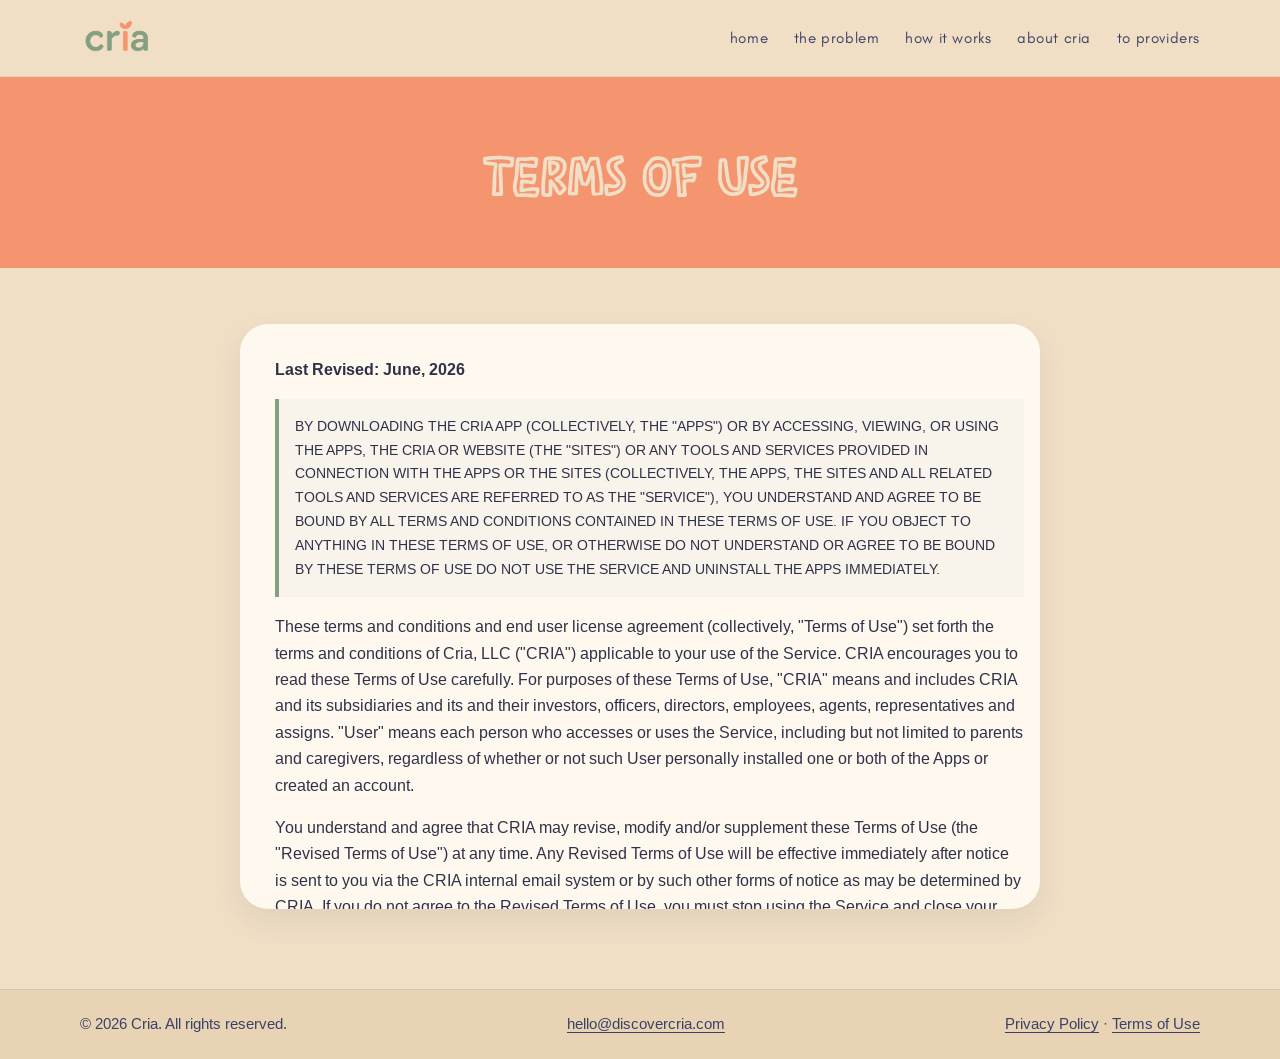
<file: terms.html>
<!DOCTYPE html>
<html lang="en">
<head>
    <meta charset="UTF-8">
    <meta name="viewport" content="width=device-width, initial-scale=1.0">
    <title>Terms of Use - Cria</title>
    <link rel="icon" href="assets/favicon.png" type="image/png">
    <link rel="apple-touch-icon" href="assets/apple-touch.png">
    <link rel="preconnect" href="https://fonts.googleapis.com">
    <link rel="preconnect" href="https://fonts.gstatic.com" crossorigin>
    <link href="https://fonts.googleapis.com/css2?family=Arimo:ital,wght@0,400;0,700;1,400;1,700&family=Josefin+Sans:wght@400;600;700&family=Lilita+One&display=swap" rel="stylesheet">
    <link rel="stylesheet" href="css/styles.css">
</head>
<body>
    <header class="header">
        <div class="container nav-container">
            <a href="index.html" class="logo">
                <img src="assets/logo.png" alt="Cria">
            </a>
            <button class="mobile-menu-btn" aria-label="Toggle menu" aria-expanded="false">&#9776;</button>
            <nav>
                <ul class="nav-links">
                    <li><a href="index.html#home" class="nav-link">home</a></li>
                    <li><a href="index.html#problem" class="nav-link">the problem</a></li>
                    <li><a href="index.html#how" class="nav-link">how it works</a></li>
                    <li><a href="index.html#about" class="nav-link">about cria</a></li>
                    <li><a href="index.html#providers" class="nav-link">to providers</a></li>
                </ul>
            </nav>
        </div>
    </header>

    <!-- Page Header -->
    <section class="page-header">
        <div class="container">
            <h1>Terms of Use</h1>
        </div>
    </section>

    <main class="content-section">
        <div class="content-box scrollable-content">

            <p><strong>Last Revised: June, 2026</strong></p>

            <p style="margin-top: var(--spacing-md); font-size: 0.9rem; background: #f8f4ec; padding: var(--spacing-md); border-radius: var(--border-radius-sm); border-left: 4px solid var(--color-primary-green);">
                BY DOWNLOADING THE CRIA APP (COLLECTIVELY, THE "APPS") OR BY ACCESSING, VIEWING, OR USING THE APPS, THE CRIA OR WEBSITE (THE "SITES") OR ANY TOOLS AND SERVICES PROVIDED IN CONNECTION WITH THE APPS OR THE SITES (COLLECTIVELY, THE APPS, THE SITES AND ALL RELATED TOOLS AND SERVICES ARE REFERRED TO AS THE "SERVICE"), YOU UNDERSTAND AND AGREE TO BE BOUND BY ALL TERMS AND CONDITIONS CONTAINED IN THESE TERMS OF USE. IF YOU OBJECT TO ANYTHING IN THESE TERMS OF USE, OR OTHERWISE DO NOT UNDERSTAND OR AGREE TO BE BOUND BY THESE TERMS OF USE DO NOT USE THE SERVICE AND UNINSTALL THE APPS IMMEDIATELY.
            </p>

            <p style="margin-top: var(--spacing-md);">These terms and conditions and end user license agreement (collectively, "Terms of Use") set forth the terms and conditions of Cria, LLC ("CRIA") applicable to your use of the Service. CRIA encourages you to read these Terms of Use carefully. For purposes of these Terms of Use, "CRIA" means and includes CRIA and its subsidiaries and its and their investors, officers, directors, employees, agents, representatives and assigns. "User" means each person who accesses or uses the Service, including but not limited to parents and caregivers, regardless of whether or not such User personally installed one or both of the Apps or created an account.</p>

            <p style="margin-top: var(--spacing-md);">You understand and agree that CRIA may revise, modify and/or supplement these Terms of Use (the "Revised Terms of Use") at any time. Any Revised Terms of Use will be effective immediately after notice is sent to you via the CRIA internal email system or by such other forms of notice as may be determined by CRIA. If you do not agree to the Revised Terms of Use, you must stop using the Service and close your account (and uninstall the Apps). You can close your account through the Account Settings page. By continuing to use the Service following notice, or by failing to close your account or uninstall the Apps, you hereby expressly agree to be bound by the Revised Terms of Use.</p>

            <h2 style="margin-top: var(--spacing-xl);">Terms and Conditions</h2>

            <h3 style="margin-top: var(--spacing-lg); color: var(--color-primary-green);">1. Acceptance of Terms</h3>
            <p>These Terms of Use ("Terms") govern your access to and use of the CRIA platform, website, mobile applications, and related services (collectively, the "Platform"), operated by CRIA, Inc. ("CRIA," "we," "us," or "our"). By accessing or using the Platform, you ("User," "you," or "your") agree to be bound by these Terms. If you do not agree, you must not use the Platform.</p>

            <h3 style="margin-top: var(--spacing-lg); color: var(--color-primary-green);">2. Privacy Policy</h3>
            <p>Please refer to the CRIA <a href="privacy.html" style="color: var(--color-primary-green);">Privacy Policy</a> for information on how CRIA collects, uses and discloses information about you.</p>

            <h3 style="margin-top: var(--spacing-lg); color: var(--color-primary-green);">3. License</h3>
            <p>Subject to the terms and conditions set forth in these Terms of Use, CRIA grants you a personal, nonexclusive, nontransferable license to use the Service and to download and use the Apps on any mobile device that you own or control, solely for your personal, noncommercial use except as expressly set forth herein.</p>
            <p style="margin-top: var(--spacing-sm);">The Service will be in the form and format as determined by CRIA in its sole discretion from time to time, and such form and format may limit or restrict use to certain types of devices at the exclusion of others, and may have additional licensing terms restricting their use thereto.</p>
            <p style="margin-top: var(--spacing-sm);">Such license does not include: (A) any resale or commercial use of the Service or CRIA Content; (B) modifying or making derivative uses of the Service or any CRIA Content; (C) use of any data mining, robots or similar data gathering or extraction methods; (D) reproducing, distributing, publicly performing or publicly displaying the Service or CRIA Content; (E) reverse engineering or otherwise attempting to discover any source code; or (F) any use of the Service other than for its intended purpose. This license is revocable at any time by CRIA.</p>

            <h3 style="margin-top: var(--spacing-lg); color: var(--color-primary-green);">4. Location Information; Consent to Use of Data and Mobile Communications</h3>
            <p>The Apps may implement a location feature whereby they will automatically collect your geolocation information if you provide your consent. CRIA may also use location information to provide information and advertising to Users. IF YOU WANT TO STOP THE AUTOMATIC COLLECTION OF YOUR LOCATION INFORMATION, YOU MAY DO SO BY USING THE PRIVACY SETTINGS IN THE APPS AND/OR ON YOUR DEVICE AND/OR BY UNINSTALLING THE APPS.</p>
            <p style="margin-top: var(--spacing-sm);">You also consent to CRIA communicating with you about the Service by SMS, text message, email or other electronic means. Your carrier's normal, messaging, data and other rates and fees will apply to these communications.</p>

            <h3 style="margin-top: var(--spacing-lg); color: var(--color-primary-green);">5. The Role of CRIA</h3>
            <p><strong>a. The Service Offers a Venue.</strong> The Service merely offers tools, resources and a venue to connect those seeking care services with those seeking to provide care services. You understand and agree that CRIA: (A) does not employ, recommend or endorse any Users and has no control over the acts or omissions of any Users; (B) is not responsible or liable in any manner for the performance or conduct of any Users or other third parties online or offline; (C) makes no representations or warranties about the quality of the services provided by any User; and (D) does not screen Users or automatically conduct any kind of identity or background checks — users are solely responsible for running background checks.</p>
            <p style="margin-top: var(--spacing-sm);"><strong>b. CRIA LIMITED ROLE.</strong> CRIA is a technology platform that connects families with independent providers offering activities and classes for children. CRIA does not employ, endorse, or supervise providers, nor does it guarantee the quality, safety, or legality of their services. All activities, communications, and transactions between parents and providers occur directly between those parties. CRIA is not a party to any contractual agreement between a parent and a provider.</p>
            <p style="margin-top: var(--spacing-sm);"><strong>c. No Employment Relationship.</strong> Providers are independent contractors and are not employees, partners, agents, or representatives of CRIA. CRIA does not supervise, direct, or control Providers.</p>
            <p style="margin-top: var(--spacing-sm);"><strong>d. No Endorsement or Warranty.</strong> CRIA does not endorse, warrant, or guarantee any Provider, service, or activity listed on the Platform. All services are performed solely by Providers at their own risk and responsibility. THE SERVICE IS PROVIDED ON AN "AS IS" AND "AS AVAILABLE" BASIS. USE OF THE SERVICE IS AT YOUR OWN RISK.</p>

            <h3 style="margin-top: var(--spacing-lg); color: var(--color-primary-green);">6. Transactions Are Between Users; Release</h3>
            <p>The Service may be used to help obtain or offer services provided by Users and to facilitate payment for such services. However, Users transact solely between themselves, and CRIA is not a party to any transactions between Users. CRIA hereby expressly disclaims, and you hereby expressly release CRIA and its affiliates from, any and all liability whatsoever for any controversies, claims, suits, injuries, loss, harm and/or damages arising from and/or in any way related to disputes, dealings, or interactions between you and any other Users or third parties.</p>

            <h3 style="margin-top: var(--spacing-lg); color: var(--color-primary-green);">7. Eligibility</h3>
            <p><strong>a. Users:</strong> You represent and warrant that you are at least eighteen (18) years old; you comply with all applicable laws; you have the right and capacity to enter into these Terms of Use; and neither you, nor anyone in your home, has been convicted of a crime or required to register as a sex offender in any jurisdiction.</p>
            <p style="margin-top: var(--spacing-sm);"><strong>b. Children:</strong> Services on CRIA are designed for children but may only be booked and supervised by a parent or legal guardian. Children under the age of 18 may not create accounts.</p>
            <p style="margin-top: var(--spacing-sm);"><strong>c. Accuracy of Information.</strong> You agree to provide complete, current, and accurate information when creating an account, booking services, or otherwise using the Platform.</p>

            <h3 style="margin-top: var(--spacing-lg); color: var(--color-primary-green);">8. No Professional Advice; Information Only</h3>
            <p>Any information, materials, content and/or advice provided through the Service, whether by CRIA, Users or third parties, are for informational purposes only. If you have specific concerns or a situation arises requiring professional advice, you should consult with an appropriately trained and qualified professional. CRIA hereby expressly disclaims, and you hereby expressly release CRIA and its affiliates from, any and all liability whatsoever for any controversies, claims, suits, injuries, losses, harms and/or damages arising from and/or in any way related to the information, materials and content provided through the Service.</p>

            <h3 style="margin-top: var(--spacing-lg); color: var(--color-primary-green);">9. User Responsibility</h3>
            <p><strong>a.</strong> You agree to use the Service in a manner that is lawful, relevant and proper. You understand and agree not to do any of the following in connection with the Service:</p>
            <ul style="margin-top: var(--spacing-sm); margin-left: var(--spacing-lg);">
                <li style="margin-bottom: var(--spacing-sm);">Defame, abuse, harass, harm, stalk, threaten or otherwise violate the legal rights of others;</li>
                <li style="margin-bottom: var(--spacing-sm);">Publish, post, upload, distribute or disseminate any profane, defamatory, infringing, hateful, obscene or unlawful topic, name, information, materials or content;</li>
                <li style="margin-bottom: var(--spacing-sm);">Use the Service for any purpose that is in violation of local, state, national, or international law;</li>
                <li style="margin-bottom: var(--spacing-sm);">Upload files that contain viruses, Trojan horses, worms, time bombs, or any other malware;</li>
                <li style="margin-bottom: var(--spacing-sm);">Attempt to gain unauthorized access to the Service, other User accounts, or computer systems connected to the Service;</li>
                <li style="margin-bottom: var(--spacing-sm);">Harvest or otherwise collect information about Users without their consent;</li>
                <li style="margin-bottom: var(--spacing-sm);">Advertise or offer to sell any goods or services for any commercial purpose on the Service without authorization;</li>
                <li style="margin-bottom: var(--spacing-sm);">Impersonate another person or allow any other person or entity to use your user name, password or membership;</li>
                <li style="margin-bottom: var(--spacing-sm);">Post the same content repeatedly or spam — spamming is strictly prohibited;</li>
                <li style="margin-bottom: var(--spacing-sm);">Reproduce, duplicate, copy, sell, re-sell or exploit any information, materials or content on the Service.</li>
            </ul>
            <p style="margin-top: var(--spacing-sm);"><strong>b. Assumption of Risk.</strong> You acknowledge and accept that participation in extracurricular activities may involve risks of injury, illness, or other harm. You assume all risks on behalf of your child or dependent.</p>

            <h3 style="margin-top: var(--spacing-lg); color: var(--color-primary-green);">10. Third-Party Services and Content</h3>
            <p>The Service may contain links or otherwise provide access to third-party products, services, websites, advertisers, applications, information, and content. You understand and agree that such Third-Party Services and Content are not provided by CRIA, and CRIA does not control or endorse and does not make any representations or warranties regarding such Third-Party Services and Content. USE OF SUCH THIRD-PARTY SERVICES AND CONTENT IS AT YOUR OWN RISK.</p>

            <h3 style="margin-top: var(--spacing-lg); color: var(--color-primary-green);">11. User Content</h3>
            <p>"User Content" is defined as any information, content, messages, photos, and/or materials a User posts on or through the Service. Users, not CRIA, are solely responsible for the User Content they post, submit or transmit through the Service. You represent and warrant that you are the owner or licensee or otherwise have the right to post or submit such User Content, and you grant to CRIA an irrevocable, perpetual, non-exclusive, fully paid, worldwide, sublicensable license to use, copy, perform, display, reproduce, adapt, modify, prepare derivative works of, and distribute such User Content.</p>

            <h3 style="margin-top: var(--spacing-lg); color: var(--color-primary-green);">12. Payment, Taxes and Refunds</h3>
            <p><strong>a.</strong> All payments made through the CRIA platform are processed by Stripe, Inc. (“Stripe”). By using CRIA, you agree to be bound by Stripe’s Terms of Service and Privacy Policy, as updated from time to time. CRIA currently processes payments through Stripe and settles funds to Providers via the payout method agreed upon at onboarding (which may include ACH transfer, check, or other mutually agreed method). CRIA intends to implement Stripe Connect for automated payouts in the future, at which point Providers will be notified and invited to connect a Stripe account. CRIA does not collect, hold, or store payment card information. Stripe is the party responsible for securely processing payments, managing transfers, and ensuring compliance with applicable financial and anti-money laundering regulations. Notwithstanding the foregoing, users agree that all transactions initiated shall comply with FACTA and applicable AML (Anti-Money Laundering) laws.</p>
            <p style="margin-top: var(--spacing-sm);">When a parent or guardian (“User”) books an activity, Stripe collects the payment on behalf of the activity provider (“Provider”). For Commission Plan bookings, upon settlement the payment is divided as follows: the Provider receives the net amount owed for the booking (after fees); CRIA receives its platform service fee, which covers the use of the platform, marketing, and customer support. Commission Plan Providers must provide valid payout details at onboarding to receive settlements. When CRIA implements Stripe Connect, Providers will be required to create and maintain a valid Stripe Connected Account at that time. By using the CRIA platform, you authorize CRIA and Stripe to process payments on your behalf, deduct applicable service fees, and transfer your net payouts via the agreed settlement method. CRIA is not responsible for any delays, holds, or rejections of payouts caused by incomplete verification, Stripe policies, or Provider account issues.</p>
            <p style="margin-top: var(--spacing-sm);"><strong>b. Taxes.</strong> Each Provider is solely responsible for determining, collecting, and remitting any sales, use, or other taxes required by law in connection with the services they offer. CRIA does not calculate, collect, or remit taxes on behalf of Providers.</p>
            <p style="margin-top: var(--spacing-sm);"><strong>c. Refunds and Cancellations.</strong> Refunds, credits, and cancellations are governed by the Provider's policies and the applicable Stripe rules. CRIA does not issue refunds directly and is not responsible for any disputes between Users and Providers.</p>
            <p style="margin-top: var(--spacing-sm);">CRIA expressly disclaims all responsibility for:</p>
            <ul style="margin-top: var(--spacing-sm); margin-left: var(--spacing-lg);">
                <li style="margin-bottom: var(--spacing-sm);">The performance or non-performance of Providers;</li>
                <li style="margin-bottom: var(--spacing-sm);">The accuracy of Provider listings or schedules;</li>
                <li style="margin-bottom: var(--spacing-sm);">Any injury, loss, or damages arising from activities booked through the platform.</li>
            </ul>

            <h3 style="margin-top: var(--spacing-lg); color: var(--color-primary-green);">13. Provider Verification and Documentation</h3>
            <p>CRIA does not conduct identity verification or criminal background checks on providers. Providers may, at their discretion, upload licenses, certifications, insurance documents, or other credentials to their profiles. These materials are not always verified or guaranteed by CRIA and are provided solely for informational purposes.</p>
            <p style="margin-top: var(--spacing-sm);">Parents and guardians are encouraged to:</p>
            <ul style="margin-top: var(--spacing-sm); margin-left: var(--spacing-lg);">
                <li style="margin-bottom: var(--spacing-sm);">Request additional information or references directly from providers;</li>
                <li style="margin-bottom: var(--spacing-sm);">Ask providers whether they have completed a background check and, if desired, request proof of one;</li>
                <li style="margin-bottom: var(--spacing-sm);">Exercise personal judgment and take appropriate precautions before enrolling a child in any activity.</li>
            </ul>

            <h3 style="margin-top: var(--spacing-lg); color: var(--color-primary-green);">14. Provider Waivers and Additional Requirements</h3>
            <p>Some activity providers using the CRIA platform may require participants or their legal guardians to sign additional documents, such as liability waivers, consent forms, or policy acknowledgments. These documents are established and managed solely by the individual providers. CRIA is not a party to, nor responsible for, any such agreements, waivers, or additional requirements.</p>

            <h3 style="margin-top: var(--spacing-lg); color: var(--color-primary-green);">15. Off-Boarding and Policy Violations</h3>
            <p>CRIA reserves the right to remove or disable any user or provider account that:</p>
            <ul style="margin-top: var(--spacing-sm); margin-left: var(--spacing-lg);">
                <li style="margin-bottom: var(--spacing-sm);">Receives repeated or severe complaints;</li>
                <li style="margin-bottom: var(--spacing-sm);">Is suspected of fraudulent, unsafe, or inappropriate activity;</li>
                <li style="margin-bottom: var(--spacing-sm);">Violates CRIA's Terms of Service or community standards.</li>
            </ul>
            <p style="margin-top: var(--spacing-sm);">Such actions may be taken at CRIA's sole discretion and without prior notice.</p>

            <h3 style="margin-top: var(--spacing-lg); color: var(--color-primary-green);">16. Indemnification</h3>
            <p>YOU AGREE TO INDEMNIFY, DEFEND, AND HOLD HARMLESS CRIA AND ITS AFFILIATES FROM AND AGAINST ANY AND ALL CLAIMS, DEMANDS, CAUSES OF ACTION, LOSSES, EXPENSES, DAMAGES AND/OR LIABILITIES, INCLUDING REASONABLE ATTORNEYS' FEES AND COURT COSTS, INCURRED BY CRIA OR ITS AFFILIATES IN ANY WAY RELATED TO YOUR: (A) ACTS AND/OR OMISSIONS ONLINE AND OFFLINE; (B) BREACH OF THESE TERMS OF USE; (C) DISPUTES WITH OR BETWEEN OTHER USERS; (D) USE AND/OR MISUSE OF THE SERVICE; (E) VIOLATION OF ANY APPLICABLE LAW, RULE OR REGULATION; (F) INACCURATE, UNTIMELY, INCOMPLETE OR MISLEADING USER CONTENT; AND/OR (G) MISSTATEMENTS AND/OR MISREPRESENTATIONS.</p>

            <h3 style="margin-top: var(--spacing-lg); color: var(--color-primary-green);">17. Release</h3>
            <p>IF PERMITTED BY LAW, YOU ALSO AGREE TO RELEASE CRIA AND ITS AFFILIATES FROM ANY AND ALL LIABILITY WHATSOEVER FOR ANY CONTROVERSIES, CLAIMS, SUITS, INJURIES, LOSS, HARM OR DAMAGES ARISING FROM OR IN ANY WAY RELATED TO USERS' OR PROVIDERS' USE OF THE SERVICE, OR CRIA'S OWN ACTS, INCLUDING WITHOUT LIMITATION ANY NEGLIGENCE RELATING TO:</p>
            <ul style="margin-top: var(--spacing-sm); margin-left: var(--spacing-lg);">
                <li style="margin-bottom: var(--spacing-sm);">Any inaccuracy, untimeliness or incompleteness of a User's Eligibility Conditions;</li>
                <li style="margin-bottom: var(--spacing-sm);">Any misstatements or misrepresentations made by any Users;</li>
                <li style="margin-bottom: var(--spacing-sm);">CRIA Content and any other information, materials and content obtained through use of the Service;</li>
                <li style="margin-bottom: var(--spacing-sm);">Third-Party Services and Content;</li>
                <li style="margin-bottom: var(--spacing-sm);">User Content, including without limitation any acts of or reliance upon other Users.</li>
            </ul>
            <p style="margin-top: var(--spacing-sm);">This release does not include claims, suits, injuries, loss, harm or damages arising from CRIA's gross negligence or willful tortious conduct.</p>

            <h3 style="margin-top: var(--spacing-lg); color: var(--color-primary-green);">18. Intellectual Property</h3>
            <p>All content, trademarks, software, and materials on the Platform are the property of CRIA or its licensors. You may not reproduce, distribute, or exploit CRIA content without prior written consent.</p>

            <h3 style="margin-top: var(--spacing-lg); color: var(--color-primary-green);">19. Limitation of Liability</h3>
            <p>TO THE MAXIMUM EXTENT PERMITTED BY APPLICABLE LAW, IN NO EVENT SHALL CRIA, ITS AFFILIATES, AGENTS, DIRECTORS, EMPLOYEES, SUPPLIERS OR LICENSORS BE LIABLE FOR ANY INDIRECT, PUNITIVE, INCIDENTAL, SPECIAL, CONSEQUENTIAL OR EXEMPLARY DAMAGES, INCLUDING WITHOUT LIMITATION DAMAGES FOR LOSS OF PROFITS, GOODWILL, USE, DATA OR OTHER INTANGIBLE LOSSES, THAT RESULT FROM THE USE OF, OR INABILITY TO USE, THIS SERVICE.</p>
            <p style="margin-top: var(--spacing-sm);">IN NO EVENT SHALL CRIA, ITS AFFILIATES, AGENTS, DIRECTORS, EMPLOYEES, SUPPLIERS, OR LICENSORS BE LIABLE TO YOU FOR ANY CLAIMS, PROCEEDINGS, LIABILITIES, OBLIGATIONS, DAMAGES, LOSSES OR COSTS IN AN AMOUNT EXCEEDING THE AMOUNT YOU PAID TO CRIA HEREUNDER OR $100.00, WHICHEVER IS GREATER.</p>

            <h3 style="margin-top: var(--spacing-lg); color: var(--color-primary-green);">20. Modifications</h3>
            <p>CRIA reserves the right to modify these Terms at any time. Changes will be effective when posted on the Platform. Your continued use after modifications constitutes acceptance.</p>

            <h3 style="margin-top: var(--spacing-lg); color: var(--color-primary-green);">21. Governing Law</h3>
            <p>These Terms are governed by the laws of the State of Florida, without regard to conflict of law principles.</p>

            <h3 style="margin-top: var(--spacing-lg); color: var(--color-primary-green);">22. Miscellaneous</h3>
            <ul style="margin-top: var(--spacing-sm); margin-left: var(--spacing-lg);">
                <li style="margin-bottom: var(--spacing-sm);"><strong>Entire Agreement.</strong> These Terms constitute the entire agreement between you and CRIA.</li>
                <li style="margin-bottom: var(--spacing-sm);"><strong>Severability.</strong> If any provision is found invalid, the remainder shall remain enforceable.</li>
                <li style="margin-bottom: var(--spacing-sm);"><strong>Waiver.</strong> Failure to enforce any provision is not a waiver of rights. The Service is controlled and operated from facilities in the United States.</li>
            </ul>

            <h3 style="margin-top: var(--spacing-lg); color: var(--color-primary-green);">23. Venue</h3>
            <p>Users and Providers submit to the exclusive jurisdiction and venue of the State and Federal courts in Broward County, Florida.</p>

            <h3 style="margin-top: var(--spacing-lg); color: var(--color-primary-green);">24. Arbitration Agreement; Waiver of Jury Trial and Class Actions</h3>
            <p>To the fullest extent permitted by law, you and CRIA agree that any dispute, claim, or controversy arising out of or relating to these Terms shall be resolved exclusively through final and binding arbitration, rather than in court, except that either party may bring an individual claim in small claims court if it qualifies.</p>
            <p style="margin-top: var(--spacing-sm);">Arbitration shall be administered by a nationally recognized arbitration provider in accordance with its applicable rules. The arbitration shall take place in Miami-Dade County, Florida, unless the parties agree otherwise.</p>
            <p style="margin-top: var(--spacing-sm);"><strong>YOU AND CRIA HEREBY WAIVE ANY CONSTITUTIONAL OR STATUTORY RIGHT TO A JURY TRIAL IN ANY PROCEEDING RELATED TO ANY DISPUTE.</strong></p>
            <p style="margin-top: var(--spacing-sm);">To the fullest extent permitted by law, all Disputes must be brought in an individual capacity, and not as a plaintiff or class member in any purported class, collective, consolidated, or representative proceeding.</p>

            <h3 style="margin-top: var(--spacing-lg); color: var(--color-primary-green);">25. Good-Faith Use of the Platform and Non-Circumvention</h3>
            <p>Parents and users agree to act in good faith when using the platform. For any providers discovered, introduced, or booked through the platform, the Parent agrees:</p>
            <ol style="margin-top: var(--spacing-sm); margin-left: var(--spacing-lg);">
                <li style="margin-bottom: var(--spacing-sm);"><strong>No Off-Platform Booking.</strong> The Parent will not directly or indirectly arrange, request, or complete bookings, payments, or services with providers outside of the platform when the connection was made through the platform.</li>
                <li style="margin-bottom: var(--spacing-sm);"><strong>Platform Reservations and Payments.</strong> All class reservations, scheduling, and payments with providers discovered through the platform must be completed through the platform.</li>
                <li style="margin-bottom: var(--spacing-sm);"><strong>Respect for Platform Fees.</strong> The Parent acknowledges that the platform supports discovery, scheduling, and coordination of activities, and agrees not to take actions intended to bypass the platform or avoid applicable fees.</li>
                <li style="margin-bottom: var(--spacing-sm);"><strong>Good-Faith Commitment.</strong> The Parent agrees not to encourage providers to conduct services outside of the platform for activities that originated through the platform.</li>
                <li style="margin-bottom: var(--spacing-sm);"><strong>Violation.</strong> Violation of this provision may result in suspension or termination of the Parent's account and restriction of access to the platform.</li>
            </ol>
            <p style="margin-top: var(--spacing-sm);"><strong>Discovery Plan Carve-Out.</strong> Notwithstanding the Non-Circumvention provisions in Section 25, if a Provider is listed on the Platform under the Discovery (Subscription) Plan, parents may be directed to that Provider’s own external booking system to complete a reservation. Such redirected bookings do not constitute a violation of Section 25, as the Provider’s listing arrangement with CRIA expressly contemplates external booking. CRIA is not a party to, and bears no responsibility for, any transaction completed on a Provider’s external platform.</p>

            <h3 style="margin-top: var(--spacing-lg); color: var(--color-primary-green);">26. Provider Subscription (Discovery) Plan</h3>
            <p><strong>a. Subscription Fee and Billing.</strong> Providers who elect the Discovery Plan are billed a flat monthly fee of $49.99 (“Subscription Fee”), which covers marketplace listing and access to the CRIA Class Community Hub. The Subscription Fee is billed monthly on a recurring basis beginning on the date the Provider’s listing goes live.</p>
            <p style="margin-top: var(--spacing-sm);"><strong>b. Credit Card Requirement.</strong> A valid credit or debit card must be on file at the time of enrollment in the Discovery Plan. CRIA uses Stripe to store and charge payment credentials; CRIA itself does not store card numbers. By enrolling, the Provider authorizes CRIA to charge the Subscription Fee to the card on file each billing cycle without further action required.</p>
            <p style="margin-top: var(--spacing-sm);"><strong>c. Expiration Notifications.</strong> CRIA will send an email notification to the Provider’s registered address: (i) at least 7 days before a scheduled renewal; and (ii) when Stripe notifies CRIA that the card on file is expiring within the current billing period. It is the Provider’s responsibility to maintain current payment information in their account settings.</p>
            <p style="margin-top: var(--spacing-sm);"><strong>d. Account Deactivation for Non-Payment.</strong> If a scheduled charge fails and is not resolved within 7 days of the due date, the Provider’s listing will become inactive and will no longer be visible to parents on the platform. The Provider’s account and data will not be deleted. The listing will be automatically reactivated upon successful payment of the outstanding balance. CRIA reserves the right to terminate access entirely if payment remains outstanding for more than 30 days.</p>
            <p style="margin-top: var(--spacing-sm);"><strong>e. No Refunds for Partial Months.</strong> The Subscription Fee is non-refundable. If a Provider cancels their subscription, the listing will remain active through the end of the current billing period and will not renew thereafter. No partial-month refunds will be issued.</p>
            <p style="margin-top: var(--spacing-sm);"><strong>f. External Bookings.</strong> Discovery Plan Providers retain their own booking systems. CRIA is not a party to, and bears no responsibility for, any bookings, payments, disputes, refunds, or injuries arising from transactions completed on a Provider’s external platform. Parents redirected to a Provider’s external site are subject to that Provider’s own terms and privacy policy.</p>

        </div>
    </main>


    <footer class="footer">
        <div class="container footer-bar">
            <p>&copy; 2026 Cria. All rights reserved.</p>
            <p><a href="mailto:hello@discovercria.com">hello@discovercria.com</a></p>
            <p>
                <a href="privacy.html">Privacy Policy</a>
                <span aria-hidden="true"> · </span>
                <a href="terms.html">Terms of Use</a>
            </p>
        </div>
    </footer>

    <!-- Main Scripts -->
    <script src="js/main.js"></script>
</body>
</html>
</file>
<file: css/styles.css>
@font-face {
  font-family: "Superbusy Activity";
  src: url("../assets/fonts/superbusy.woff2") format("woff2");
  font-weight: 400;
  font-style: italic;
  font-display: swap;
}

@font-face {
  font-family: "Superbusy Activity";
  src: url("../assets/fonts/superbusy-2.woff2") format("woff2");
  font-weight: 400;
  font-style: italic;
  font-display: swap;
}

@font-face {
  font-family: "Glacial Indifference";
  src: url("../assets/fonts/glacial-regular.woff") format("woff");
  font-weight: 400;
  font-style: normal;
  font-display: swap;
}

@font-face {
  font-family: "Glacial Indifference";
  src: url("../assets/fonts/glacial-bold.woff") format("woff");
  font-weight: 700;
  font-style: normal;
  font-display: swap;
}

:root {
  --cream: #f0dfc5;
  --cream-deep: #e8d4b4;
  --coral: #f59570;
  --coral-deep: #ef7f54;
  --sage: #869f84;
  --sage-dark: #5a7156;
  --navy: #3c4069;
  --lilac: #8387ba;
  --ink: #2f3148;
  --white: #fff8ef;
  --radius: 28px;
  --header-h: 76px;
  --font-display: "Superbusy Activity", "Lilita One", "Georgia", serif;
  --font-nav: "Glacial Indifference", "Josefin Sans", sans-serif;
  --font-body: "Arimo", "Helvetica Neue", Arial, sans-serif;
  --color-primary-green: var(--sage);
  --color-dark-green: var(--sage-dark);
  --spacing-sm: 0.5rem;
  --spacing-md: 1rem;
  --spacing-lg: 2rem;
  --spacing-xl: 4rem;
}

* {
  box-sizing: border-box;
  margin: 0;
  padding: 0;
}

html {
  scroll-behavior: smooth;
  scroll-padding-top: calc(var(--header-h) + 8px);
}

body {
  font-family: var(--font-body);
  background: var(--cream);
  color: var(--ink);
  line-height: 1.65;
  min-height: 100vh;
}

img {
  max-width: 100%;
  height: auto;
  display: block;
}

a {
  color: inherit;
  text-decoration: none;
}

.container {
  width: min(1120px, calc(100% - 2.5rem));
  margin: 0 auto;
}

.text-center {
  text-align: center;
}

/* Header */
.header {
  position: sticky;
  top: 0;
  z-index: 40;
  background: rgba(240, 223, 197, 0.92);
  backdrop-filter: blur(12px);
  border-bottom: 1px solid rgba(60, 64, 105, 0.08);
}

.nav-container {
  display: flex;
  align-items: center;
  justify-content: space-between;
  min-height: var(--header-h);
}

.logo img {
  height: 44px;
  width: auto;
}

.nav-links {
  display: flex;
  gap: 1.6rem;
  list-style: none;
  align-items: center;
}

.nav-link {
  font-family: var(--font-nav);
  font-size: 0.95rem;
  letter-spacing: 0.04em;
  color: var(--navy);
  position: relative;
}

.nav-link::after {
  content: "";
  position: absolute;
  left: 0;
  bottom: -6px;
  width: 0;
  height: 2px;
  background: var(--coral);
  transition: width 0.2s ease;
}

.nav-link:hover::after,
.nav-link.active::after {
  width: 100%;
}

.mobile-menu-btn {
  display: none;
  background: none;
  border: none;
  font-size: 1.6rem;
  color: var(--navy);
  cursor: pointer;
}

/* Hero */
.hero {
  position: relative;
  overflow: hidden;
  padding: 2.5rem 0 0;
  background: var(--cream);
  scroll-margin-top: var(--header-h);
}

.hero-plant {
  position: absolute;
  pointer-events: none;
  z-index: 0;
}

.hero-plant--left {
  width: min(420px, 46vw);
  left: -80px;
  top: -40px;
  opacity: 0.95;
}

.hero-grid {
  position: relative;
  z-index: 1;
  display: grid;
  grid-template-columns: 1.05fr 0.95fr;
  gap: 2rem;
  align-items: center;
  padding-bottom: 1rem;
}

.hero-mark {
  width: min(460px, 100%);
  margin-bottom: 1.25rem;
}

.hero-subtitle {
  font-size: 1.15rem;
  max-width: 34rem;
  margin-bottom: 1.5rem;
}

.hero-visual {
  position: relative;
  display: flex;
  justify-content: center;
}

.hero-photo {
  width: min(300px, 100%);
  height: auto;
  object-fit: contain;
  border-radius: 28px;
  box-shadow: 0 24px 40px rgba(60, 64, 105, 0.28);
  background: #1b1d33;
}

.section-wave {
  display: block;
  width: 100%;
  height: 72px;
}

/* Store buttons */
.store-row {
  display: flex;
  flex-wrap: wrap;
  gap: 0.85rem;
}

.store-btn {
  display: inline-flex;
  align-items: center;
  gap: 0.7rem;
  background: var(--navy);
  color: var(--white);
  border-radius: 14px;
  padding: 0.55rem 1rem 0.55rem 0.55rem;
  min-width: 190px;
  transition: transform 0.2s ease, background 0.2s ease;
}

.store-btn img {
  width: 42px;
  height: 42px;
  object-fit: contain;
}

.store-btn small {
  display: block;
  font-size: 0.65rem;
  letter-spacing: 0.04em;
  opacity: 0.8;
}

.store-btn strong {
  display: block;
  font-size: 1.05rem;
  line-height: 1.1;
}

.store-btn:hover {
  transform: translateY(-2px);
  background: #2a2e52;
}

.store-btn--dark {
  background: #1b1d33;
}

/* Sections */
.section {
  padding: 5rem 0;
  position: relative;
  overflow: hidden;
  scroll-margin-top: var(--header-h);
}

.section--coral {
  background: var(--coral);
  color: var(--white);
}

.section--coral-deep {
  background: linear-gradient(180deg, var(--coral) 0%, #f07d52 100%);
  color: var(--white);
}

.section--navy {
  background: var(--navy);
  color: var(--white);
}

.section--cta {
  background: var(--cream);
  padding-bottom: 3rem;
}

.eyebrow {
  font-family: var(--font-nav);
  text-transform: lowercase;
  letter-spacing: 0.08em;
  font-size: 0.95rem;
  margin-bottom: 0.7rem;
  opacity: 0.9;
}

.eyebrow--light {
  color: #ffe685;
}

.display {
  font-family: var(--font-display);
  font-style: italic;
  font-weight: 400;
  font-size: clamp(2.2rem, 5vw, 3.6rem);
  line-height: 1.05;
  color: var(--navy);
  margin-bottom: 1.1rem;
}

.section--coral .display,
.section--coral-deep .display {
  color: var(--cream);
}

.display--cream {
  color: var(--cream);
}

.script-line,
.mission {
  font-family: var(--font-display);
  font-style: italic;
  font-size: clamp(1.4rem, 3vw, 2rem);
  color: var(--navy);
  margin-top: 1.2rem;
}

.mission {
  color: var(--sage);
}

.split {
  display: grid;
  grid-template-columns: 1fr 1fr;
  gap: 3.5rem;
  align-items: center;
}

.split--reverse .split-media {
  order: -1;
}

.split-copy p {
  margin-bottom: 1rem;
  font-size: 1.08rem;
}

.split-media {
  position: relative;
  min-height: 360px;
}

.blob {
  position: absolute;
  pointer-events: none;
}

.blob--problem {
  width: 92%;
  left: -8%;
  top: -8%;
}

.blob--about {
  width: 80%;
  right: -10%;
  top: -12%;
}

.blob--providers {
  width: 70%;
  right: -6%;
  top: -18%;
}

.photo {
  position: relative;
  z-index: 1;
  width: min(100%, 420px);
  margin-inline: auto;
  object-fit: cover;
  box-shadow: 0 18px 40px rgba(47, 49, 72, 0.25);
}

.photo--heart {
  width: min(100%, 380px);
  aspect-ratio: 1;
  object-fit: cover;
  clip-path: ellipse(47% 52% at 50% 48%);
  border-radius: 50%;
}

.photo--round {
  border-radius: 48% 52% 42% 58% / 42% 38% 62% 58%;
}

.photo--portrait {
  width: min(100%, 340px);
  border-radius: 180px 180px 40px 40px;
  max-height: 520px;
  object-fit: cover;
}

/* How it works */
.steps {
  display: grid;
  grid-template-columns: repeat(3, 1fr);
  gap: 1.5rem;
  margin-top: 2.5rem;
}

.step {
  background: rgba(255, 248, 239, 0.16);
  border: 1px solid rgba(255, 248, 239, 0.2);
  border-radius: var(--radius);
  padding: 1.6rem 1.3rem 1.8rem;
  text-align: center;
}

.step img {
  width: 150px;
  height: 150px;
  object-fit: contain;
  margin: 0 auto 1rem;
}

.step h3 {
  font-family: var(--font-display);
  font-style: italic;
  font-size: 1.7rem;
  color: var(--navy);
  margin-bottom: 0.6rem;
}

.step p {
  color: var(--white);
}

/* Providers */
.provider-perks {
  list-style: none;
  display: grid;
  gap: 1rem;
  margin: 1.6rem 0 2rem;
}

.provider-perks li {
  background: rgba(255, 248, 239, 0.08);
  border-radius: 16px;
  padding: 1rem 1.1rem;
}

.provider-perks strong {
  display: block;
  color: #ffe685;
  font-family: var(--font-nav);
  margin-bottom: 0.25rem;
}

.btn {
  display: inline-block;
  padding: 0.9rem 1.6rem;
  border-radius: 999px;
  font-weight: 700;
  font-family: var(--font-nav);
  letter-spacing: 0.03em;
  border: none;
  cursor: pointer;
  transition: transform 0.2s ease, background 0.2s ease;
}

.btn:hover {
  transform: translateY(-2px);
}

.btn-primary {
  background: var(--sage);
  color: white;
}

.btn-primary:hover {
  background: var(--sage-dark);
}

.btn-accent {
  background: #ffe066;
  color: var(--navy);
}

.btn-accent:hover {
  background: #ffd633;
}

.btn-outline {
  background: transparent;
  color: var(--sage-dark);
  border: 2px solid var(--sage);
}

/* CTA */
.cta-grid {
  display: grid;
  grid-template-columns: 1.1fr 0.9fr;
  gap: 2rem;
  align-items: center;
  position: relative;
  z-index: 1;
}

.cta-deco {
  position: absolute;
  width: min(420px, 50vw);
  right: 4%;
  top: -20px;
  pointer-events: none;
  opacity: 0.9;
}

.cta-copy .display {
  color: var(--navy);
}

.cta-copy p {
  font-size: 1.15rem;
  margin-bottom: 1.4rem;
  max-width: 36rem;
}

.cta-photo {
  width: min(380px, 100%);
  margin-inline: auto;
  border-radius: 40px;
  object-fit: cover;
  position: relative;
  z-index: 1;
}

.cta-help {
  margin-top: 1.3rem;
  font-size: 0.98rem;
}

.cta-help a {
  color: var(--sage-dark);
  text-decoration: underline;
  text-underline-offset: 3px;
}

/* Footer */
.footer {
  background: var(--cream-deep);
  border-top: 1px solid rgba(60, 64, 105, 0.1);
}

.footer-bar {
  display: flex;
  flex-wrap: wrap;
  gap: 0.75rem 1.5rem;
  justify-content: space-between;
  align-items: center;
  padding: 1.4rem 0;
  font-size: 0.92rem;
  color: var(--navy);
}

.footer a {
  text-decoration: underline;
  text-underline-offset: 3px;
}

.footer a:hover {
  color: var(--coral-deep);
}

/* Inner pages */
.page-header {
  background: var(--coral);
  color: var(--white);
  padding: 3.5rem 0 2.8rem;
  text-align: center;
}

.page-header h1 {
  font-family: var(--font-display);
  font-style: italic;
  font-size: clamp(2.2rem, 5vw, 3.4rem);
  color: var(--cream);
}

.content-section {
  padding: 3.5rem 0 5rem;
  width: min(800px, calc(100% - 2.5rem));
  margin: 0 auto;
}

.content-box {
  background: var(--white);
  padding: 2rem 2.2rem;
  border-radius: var(--radius);
  box-shadow: 0 12px 30px rgba(47, 49, 72, 0.08);
}

.content-box h2,
.content-box h3 {
  color: var(--sage-dark);
  margin: 1.4rem 0 0.6rem;
}

.content-box ul,
.content-box ol {
  margin: 0.6rem 0 1rem 1.2rem;
}

.content-box li {
  margin-bottom: 0.45rem;
}

.scrollable-content {
  max-height: 65vh;
  overflow-y: auto;
  padding-right: 1rem;
}

.form-group {
  margin-bottom: 1rem;
}

.form-label {
  display: block;
  font-weight: 700;
  margin-bottom: 0.4rem;
}

.form-control {
  width: 100%;
  padding: 12px 16px;
  border: 2px solid #dbd7ce;
  border-radius: 10px;
  font-family: inherit;
  font-size: 1rem;
  background: white;
}

.form-control:focus {
  outline: none;
  border-color: var(--sage);
}

textarea.form-control {
  min-height: 120px;
  resize: vertical;
}

.launch-hero {
  text-align: center;
  padding: 2rem 1rem 2.5rem;
}

.launch-hero h2 {
  font-family: var(--font-display);
  font-style: italic;
  font-size: clamp(2rem, 5vw, 3rem);
  color: var(--navy);
  margin-bottom: 1rem;
}

/* Responsive */
@media (max-width: 900px) {
  .hero-grid,
  .split,
  .cta-grid,
  .steps {
    grid-template-columns: 1fr;
  }

  .split--reverse .split-media {
    order: 0;
  }

  .hero-plant--left {
    width: 260px;
    left: -90px;
    top: -20px;
  }

  .hero-visual {
    order: -1;
  }

  .hero-photo {
    width: min(260px, 68vw);
    height: auto;
  }
}

@media (max-width: 768px) {
  .nav-links {
    position: absolute;
    top: 100%;
    left: 0;
    width: 100%;
    background: var(--cream);
    flex-direction: column;
    gap: 0;
    box-shadow: 0 12px 20px rgba(47, 49, 72, 0.08);
    clip-path: inset(0 0 100% 0);
    transition: clip-path 0.25s ease;
  }

  .nav-links.active {
    clip-path: inset(0 0 0 0);
  }

  .nav-link {
    display: block;
    padding: 0.9rem 1.2rem;
    text-align: center;
    border-top: 1px solid rgba(60, 64, 105, 0.08);
  }

  .mobile-menu-btn {
    display: block;
  }

  .footer-bar {
    flex-direction: column;
    text-align: center;
  }

}
</file>
